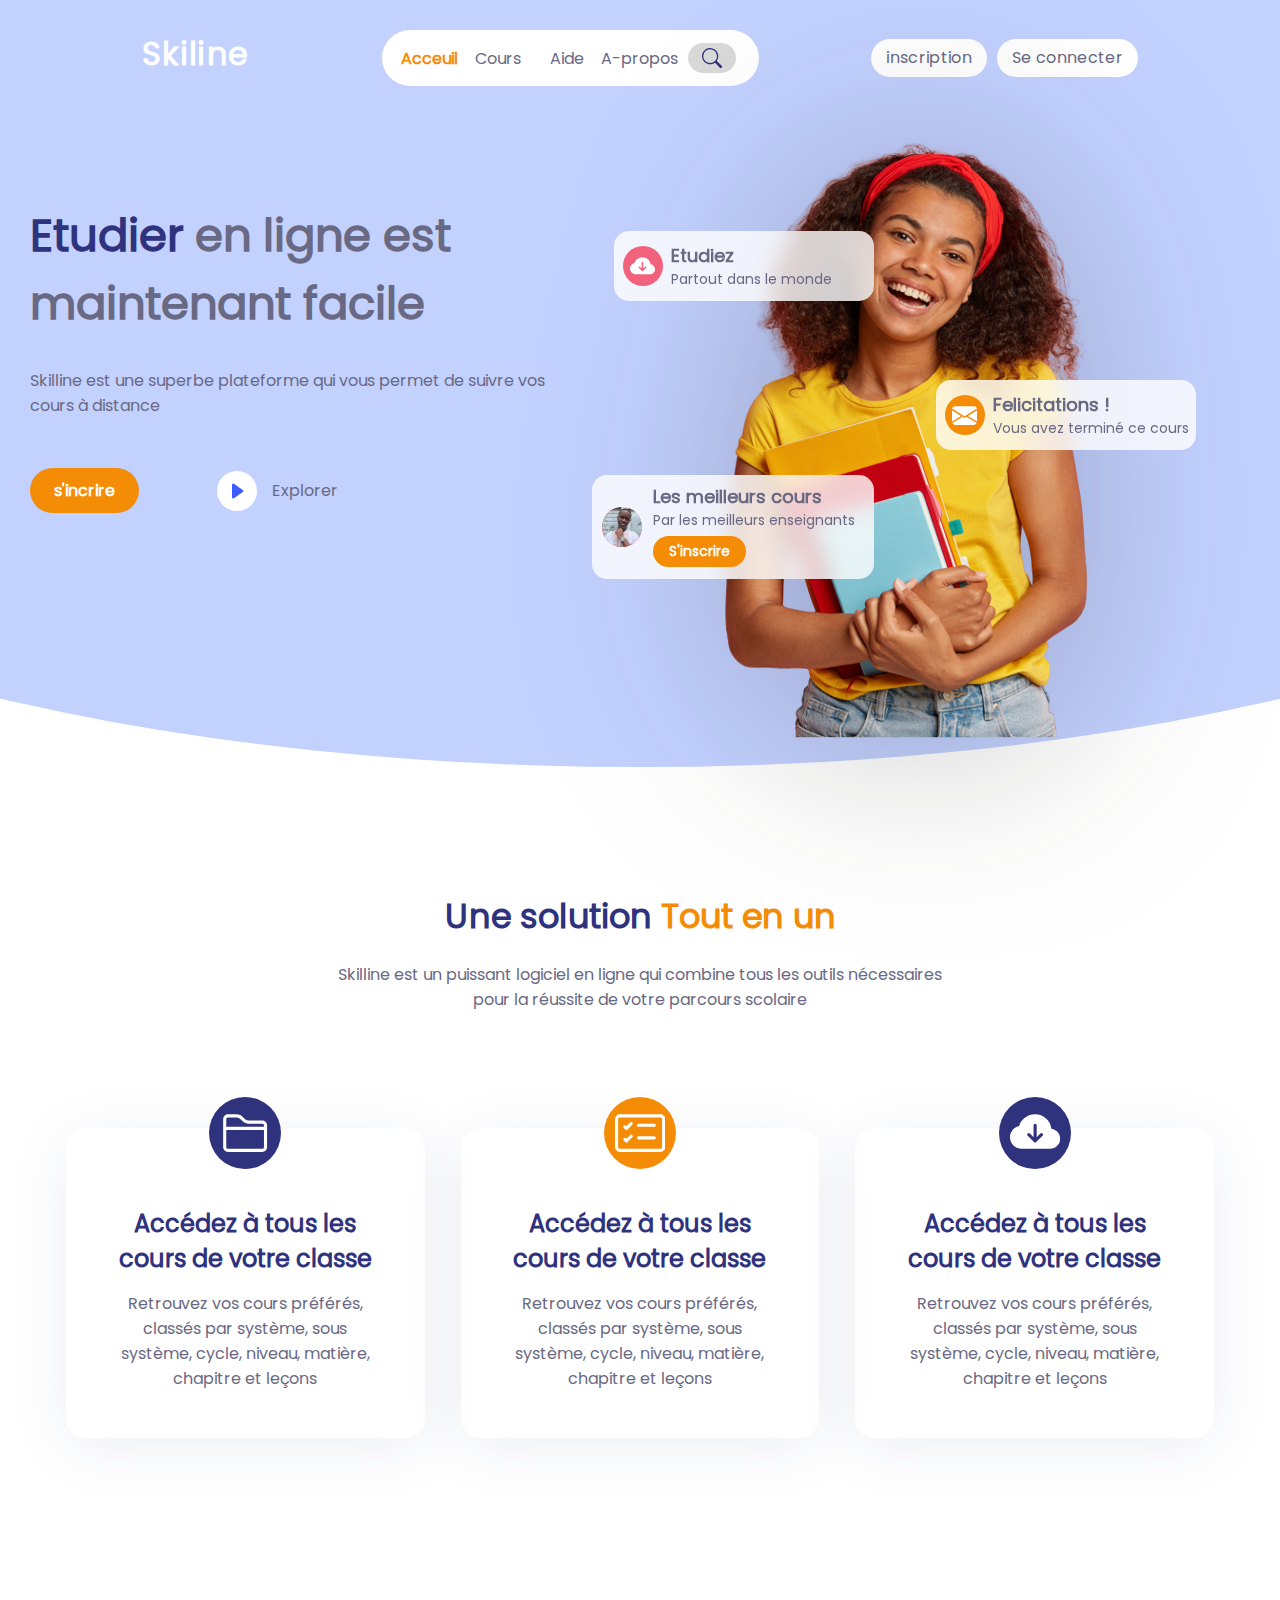
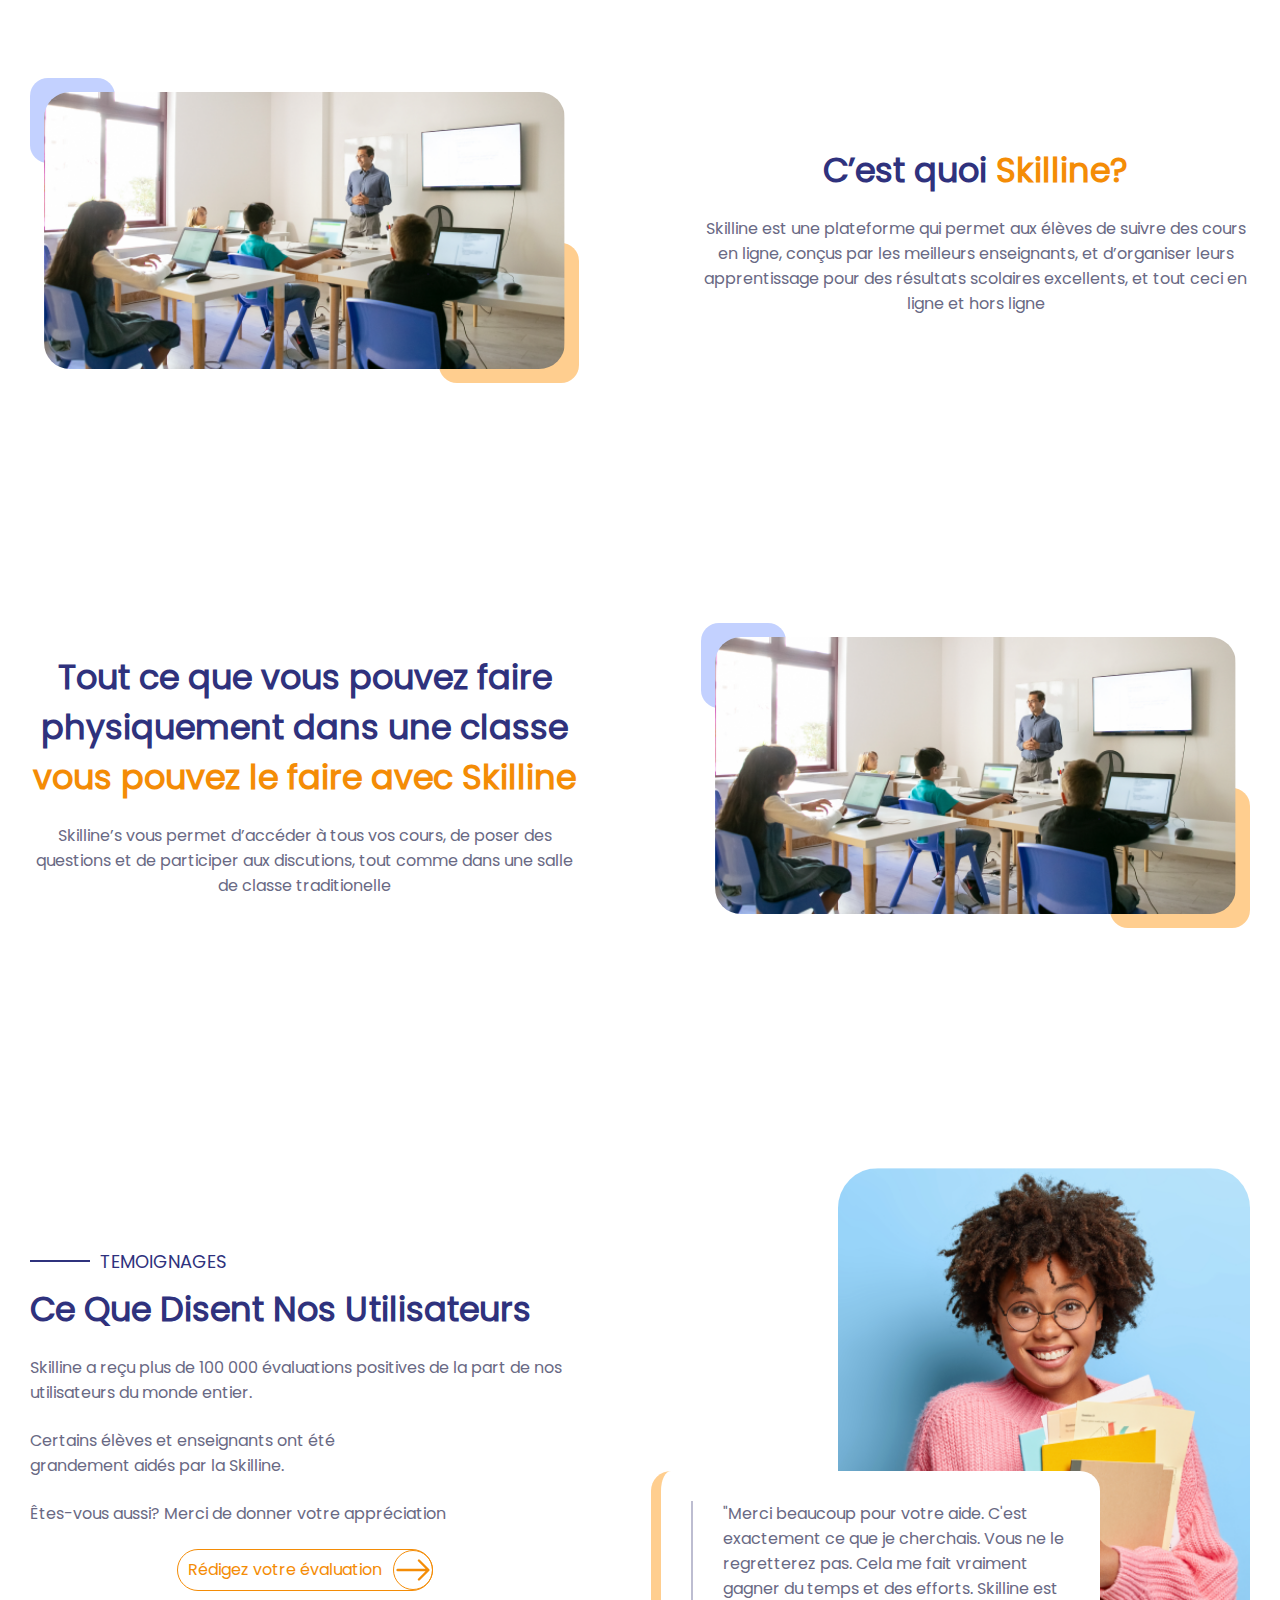
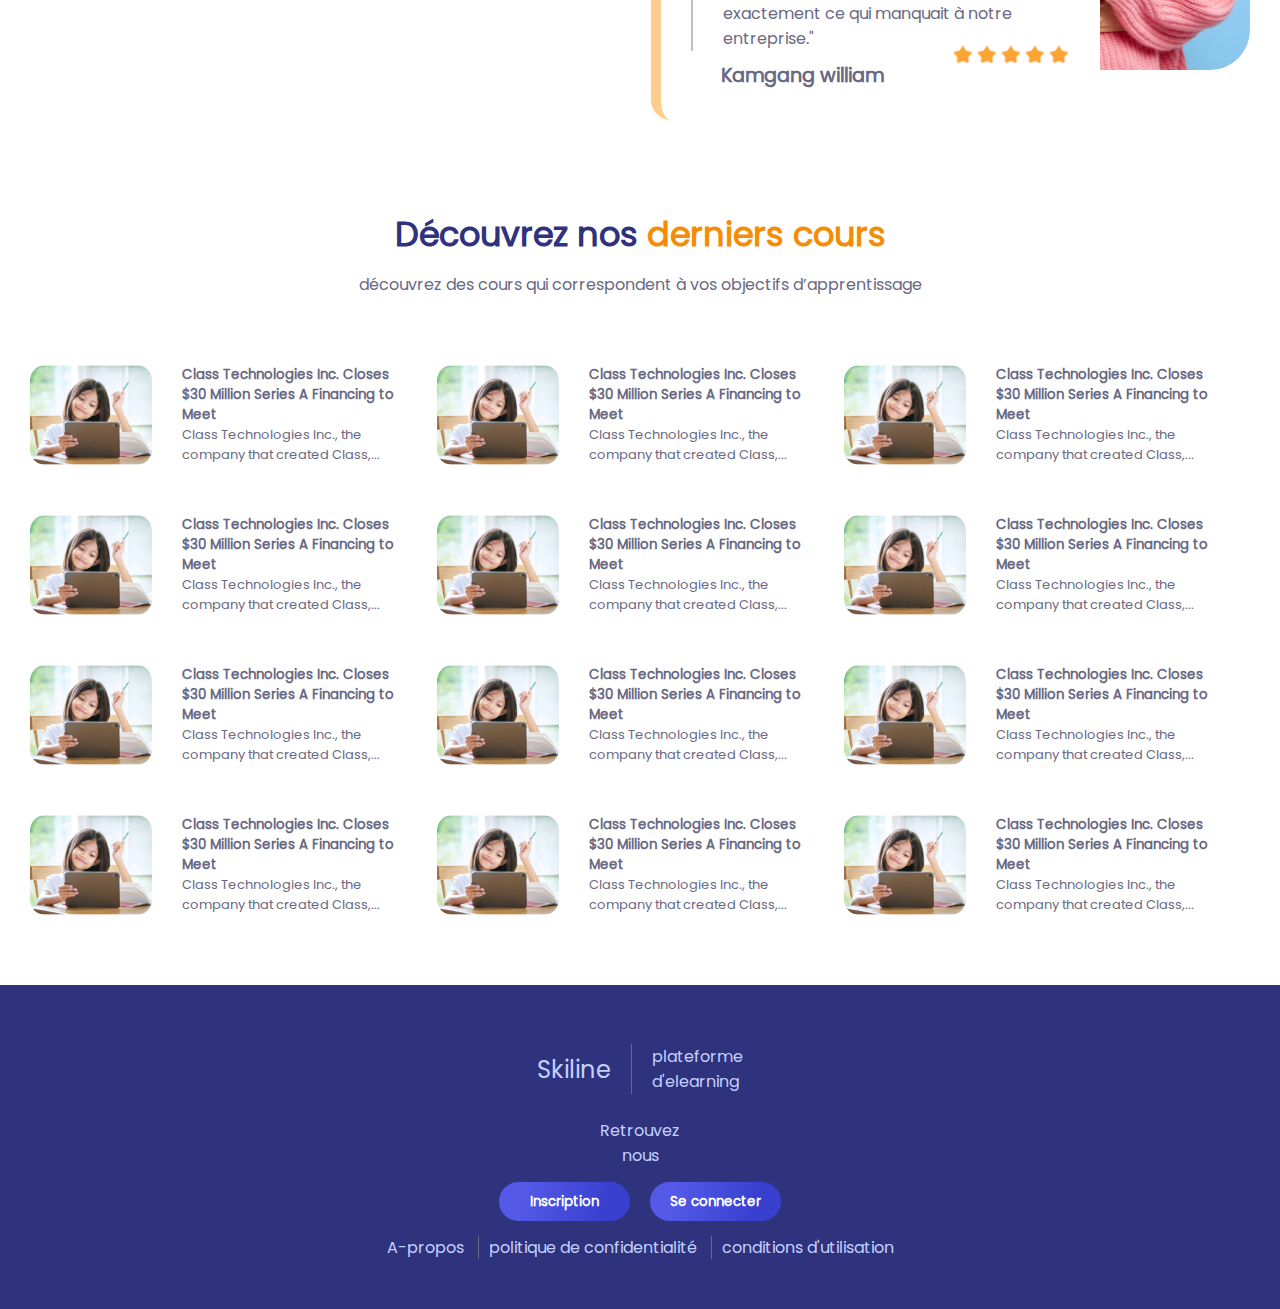
<file: site web/index.html>
<!DOCTYPE html>
<html lang="en">
<head>
    <meta charset="UTF-8">
    <meta name="viewport" content="width=device-width, initial-scale=1.0">
    <title>Acceuil</title>
    <link rel="stylesheet" href="css/style.css">
</head>
<body>
    <header>
        <div id = "reste_du_header">
            <div id = "header_liens_container">
                <a href="index.html" id = "nom_marque_header">Skiline</a>
                <div id = "barre_principale_header">
                    <a href="index.html" class = "lien_vers_acceuil">Acceuil</a>
                    <a href="cours.html">Cours</a>
                    <a href="aide.html">Aide</a>
                    <a href="apropos.html">A-propos</a>
                    <div class="div_de_la_recherche">
                        <svg viewBox="0 0 16 16">
                            <path d="M11.742 10.344a6.5 6.5 0 1 0-1.397 1.398h-.001c.03.04.062.078.098.115l3.85 3.85a1 1 0 0 0 1.415-1.414l-3.85-3.85a1.007 1.007 0 0 0-.115-.1zM12 6.5a5.5 5.5 0 1 1-11 0 5.5 5.5 0 0 1 11 0z"/>
                          </svg>
                    </div>
                </div>
                <div id = "inscription_connexion_header">
                    <a href="signup.html">inscription</a>
                    <a href="">Se connecter</a>
                </div>
            </div>
            <div id = "header_liens_container_mobile">
                <div id = "first_header_line_mobile">
                    <svg id = "hamburger_mobile" viewBox="0 0 16 16" onclick="togleMenu()">
                        <path fill-rule="evenodd" d="M2.5 12a.5.5 0 0 1 .5-.5h10a.5.5 0 0 1 0 1H3a.5.5 0 0 1-.5-.5zm0-4a.5.5 0 0 1 .5-.5h10a.5.5 0 0 1 0 1H3a.5.5 0 0 1-.5-.5zm0-4a.5.5 0 0 1 .5-.5h10a.5.5 0 0 1 0 1H3a.5.5 0 0 1-.5-.5z"></path>
                    </svg>
                    <div id = "inscription_connexion_mobile">
                        <a href="" id = "inscriptin_mobile">inscription</a>
                        <a href="" id = "se_connecter_mobile"> se connecter</a>
                    </div>
                    <div class="div_de_la_recherche" id="div_de_la_recherche_mobile">
                        <svg viewBox="0 0 16 16">
                            <path d="M11.742 10.344a6.5 6.5 0 1 0-1.397 1.398h-.001c.03.04.062.078.098.115l3.85 3.85a1 1 0 0 0 1.415-1.414l-3.85-3.85a1.007 1.007 0 0 0-.115-.1zM12 6.5a5.5 5.5 0 1 1-11 0 5.5 5.5 0 0 1 11 0z"/>
                          </svg>
                    </div>
                </div>
                <div id = "container_header"> 
                    <div id = "parent_barre_principale_header_mobile">
                        <div id = "barre_principale_header_mobile" style="display: none;">
                            <a href="index.html" class = "lien_vers_acceuil" id = "lien_vers_acceuil_mobile">Acceuil</a>
                            <a href="cours.html">Cours</a>
                            <a href="aide.html">Aide</a>
                            <a href="apropos.html">A-propos</a>
                        </div>
                    </div>
                    <h1 id = "nom_mobile">Skilline</h1>
                    <h1 id = "premier_titre_mobile">Etudier en ligne est maintenant facile</h1>
                </div>
                <script>
                    let barrePrincipaleHeaderMobile = document.getElementById("barre_principale_header_mobile");
                    function togleMenu(){
                        let visibilite = barrePrincipaleHeaderMobile.style.display;
                        if(visibilite == "none"){
                            barrePrincipaleHeaderMobile.style.display = "flex";
                        }else{
                            barrePrincipaleHeaderMobile.style.display = "none";
                        }
                    }
                </script>
            </div>
            <div id="grands_block_header">
                <div id = "grands_block_header_gauche">
                    <h1>
                        <span id = "etudier_header">Etudier</span>
                        <span>en ligne est maintenant facile</span>
                    </h1>
                    <p>
                        Skilline est une superbe plateforme qui vous permet de suivre vos cours à distance 
                    </p>
                    <div>
                        <a href="" id = "inscrire_header_button">s'incrire</a>
                        <a href="" id = "block_explorer">
                            <div id = "player_cercle_svg_header1">
                                <svg id = "play_svg_header" viewBox="0 0 16 16">
                                    <path d="M16 8A8 8 0 1 1 0 8a8 8 0 0 1 16 0zM6.79 5.093A.5.5 0 0 0 6 5.5v5a.5.5 0 0 0 .79.407l3.5-2.5a.5.5 0 0 0 0-.814l-3.5-2.5z"/>
                                </svg>
                            </div>
                            <span id = "explorer_header">Explorer</span>
                        </a>
                    </div>
                </div>
                <div id = "grands_block_header_droite">
                    <img id = "main_image_header" src="img/main_image_header_sans_header.png" alt="">
                    <div class = "decoration_main_image" id = "decoration_main_image_premier">
                        <div>
                            <div class = "cercle_header_decoration">
                                <svg xmlns="http://www.w3.org/2000/svg" width="16" height="16" fill="currentColor" class="bi bi-cloud-arrow-down-fill" viewBox="0 0 16 16">
                                    <path d="M8 2a5.53 5.53 0 0 0-3.594 1.342c-.766.66-1.321 1.52-1.464 2.383C1.266 6.095 0 7.555 0 9.318 0 11.366 1.708 13 3.781 13h8.906C14.502 13 16 11.57 16 9.773c0-1.636-1.242-2.969-2.834-3.194C12.923 3.999 10.69 2 8 2zm2.354 6.854-2 2a.5.5 0 0 1-.708 0l-2-2a.5.5 0 1 1 .708-.708L7.5 9.293V5.5a.5.5 0 0 1 1 0v3.793l1.146-1.147a.5.5 0 0 1 .708.708z"/>
                                </svg>
                            </div>
                        </div>
                        <div>
                            <h2>Etudiez</h2>
                            <p>Partout dans le monde</p>
                        </div>
                    </div>
                    <div class = "decoration_main_image" id = "decoration_main_image_deuxieme">
                        <div>
                            <div class = "cercle_header_decoration" id = "cercle_header_decoration_felicitations">
                                <svg xmlns="http://www.w3.org/2000/svg" width="16" height="16" fill="currentColor" class="bi bi-envelope-fill" viewBox="0 0 16 16">
                                    <path d="M.05 3.555A2 2 0 0 1 2 2h12a2 2 0 0 1 1.95 1.555L8 8.414.05 3.555ZM0 4.697v7.104l5.803-3.558L0 4.697ZM6.761 8.83l-6.57 4.027A2 2 0 0 0 2 14h12a2 2 0 0 0 1.808-1.144l-6.57-4.027L8 9.586l-1.239-.757Zm3.436-.586L16 11.801V4.697l-5.803 3.546Z"/>
                                </svg>
                            </div>
                        </div>
                        <div>
                            <h2>Felicitations !</h2>
                            <p>Vous avez terminé ce cours</p>
                        </div>
                    </div>
                    <div class = "decoration_main_image" id = "decoration_main_image_troisieme">
                        <div>
                            <div class = "cercle_header_decoration" id = "cercle_header_decoration_enseignant">
                                <img src="img/enseignant.jpg" alt="">
                            </div>
                        </div>
                        <div>
                            <h2>Les meilleurs cours</h2>
                            <p>Par les meilleurs enseignants</p>
                            <a href="" id = "inscrire_decoration">S'inscrire</a>
                        </div>
                    </div>
                </div>
            </div>
        </div>
        <div id = "pere_block_explorer2">
            <a href="" id = "block_explorer2">
                <div id = "player_cercle_svg_header2">
                    <svg id = "play_svg_header2" viewBox="0 0 16 16">
                        <path d="M16 8A8 8 0 1 1 0 8a8 8 0 0 1 16 0zM6.79 5.093A.5.5 0 0 0 6 5.5v5a.5.5 0 0 0 .79.407l3.5-2.5a.5.5 0 0 0 0-.814l-3.5-2.5z"/>
                    </svg>
                </div>
                <span id = "explorer_header2">Explorer</span>
            </a>
        </div>
        <div id = "container_font_blue">
            <div id = "font_blue"></div>
        </div>
    </header>
    <div id = "container_du_body">
        <section id = "all_in_one_section" class = "main_section">
            <h1>
                <span class = "main_title_start">Une solution</span>
                <span class = "main_title_end">Tout en un</span>
            </h1>
            <p>
                Skilline est un puissant logiciel en ligne qui combine tous les outils nécessaires pour la réussite de votre parcours scolaire
            </p>
            <div>
                <div>
                    <div id = "main_cercle_1">
                        <svg class="cercle_icon" viewBox="0 0 16 16">
                            <path d="M1 3.5A1.5 1.5 0 0 1 2.5 2h2.764c.958 0 1.76.56 2.311 1.184C7.985 3.648 8.48 4 9 4h4.5A1.5 1.5 0 0 1 15 5.5v7a1.5 1.5 0 0 1-1.5 1.5h-11A1.5 1.5 0 0 1 1 12.5v-9zM2.5 3a.5.5 0 0 0-.5.5V6h12v-.5a.5.5 0 0 0-.5-.5H9c-.964 0-1.71-.629-2.174-1.154C6.374 3.334 5.82 3 5.264 3H2.5zM14 7H2v5.5a.5.5 0 0 0 .5.5h11a.5.5 0 0 0 .5-.5V7z"/>
                        </svg>
                    </div>
                    <h2>Accédez à tous les cours de votre classe</h2>
                    <P>Retrouvez vos cours préférés, classés par système, sous système, cycle, niveau, matière, chapitre et leçons</P>
                </div>
                <div>
                    <div id = "main_cercle_2">
                        <svg class="cercle_icon" viewBox="0 0 16 16">
                            <path d="M14.5 3a.5.5 0 0 1 .5.5v9a.5.5 0 0 1-.5.5h-13a.5.5 0 0 1-.5-.5v-9a.5.5 0 0 1 .5-.5h13zm-13-1A1.5 1.5 0 0 0 0 3.5v9A1.5 1.5 0 0 0 1.5 14h13a1.5 1.5 0 0 0 1.5-1.5v-9A1.5 1.5 0 0 0 14.5 2h-13z"/>
                            <path d="M7 5.5a.5.5 0 0 1 .5-.5h5a.5.5 0 0 1 0 1h-5a.5.5 0 0 1-.5-.5zm-1.496-.854a.5.5 0 0 1 0 .708l-1.5 1.5a.5.5 0 0 1-.708 0l-.5-.5a.5.5 0 1 1 .708-.708l.146.147 1.146-1.147a.5.5 0 0 1 .708 0zM7 9.5a.5.5 0 0 1 .5-.5h5a.5.5 0 0 1 0 1h-5a.5.5 0 0 1-.5-.5zm-1.496-.854a.5.5 0 0 1 0 .708l-1.5 1.5a.5.5 0 0 1-.708 0l-.5-.5a.5.5 0 0 1 .708-.708l.146.147 1.146-1.147a.5.5 0 0 1 .708 0z"/>
                        </svg>
                    </div>
                    <h2>Accédez à tous les cours de votre classe</h2>
                    <P>Retrouvez vos cours préférés, classés par système, sous système, cycle, niveau, matière, chapitre et leçons</P>
                </div>
                <div>
                    <div id = "main_cercle_3">
                        <svg class="cercle_icon" viewBox="0 0 16 16">
                            <path d="M8 2a5.53 5.53 0 0 0-3.594 1.342c-.766.66-1.321 1.52-1.464 2.383C1.266 6.095 0 7.555 0 9.318 0 11.366 1.708 13 3.781 13h8.906C14.502 13 16 11.57 16 9.773c0-1.636-1.242-2.969-2.834-3.194C12.923 3.999 10.69 2 8 2zm2.354 6.854-2 2a.5.5 0 0 1-.708 0l-2-2a.5.5 0 1 1 .708-.708L7.5 9.293V5.5a.5.5 0 0 1 1 0v3.793l1.146-1.147a.5.5 0 0 1 .708.708z"/>
                        </svg>
                    </div>
                    <h2>Accédez à tous les cours de votre classe</h2>
                    <P>Retrouvez vos cours préférés, classés par système, sous système, cycle, niveau, matière, chapitre et leçons</P>
                </div>
            </div>
        </section>
        <section class = "linear_section main_section">
            <div>
                <div>
                    <img src="img/quisommesnous.png" alt="image qui illustre 'qui sommes nous'"></img>
                    <div class = "top_left_square"></div>
                    <div class = "rigth_bottom_square"></div>
                </div>
                <div class = "linear_sections_div_droit">
                    <div>
                        <h1>
                            <span class = "main_title_start">C’est quoi</span>
                            <span class = "main_title_end">Skilline?</span>
                        </h1>
                        <p>
                            Skilline est une plateforme qui permet aux élèves de suivre des cours en ligne, conçus par les meilleurs enseignants, et d’organiser leurs apprentissage pour des résultats scolaires excellents, et tout ceci en ligne et hors ligne
                        </p>
                    </div>
                </div>
            </div>
        </section>
        <section class = "linear_section main_section">
            <div id = "deuxième_linear_sections_div_droit">
                <div class = "linear_sections_div_droit">
                    <div>
                        <h1>
                            <span class = "main_title_start">Tout ce que vous pouvez faire physiquement dans une classe</span>
                            <span class = "main_title_end">vous pouvez le faire avec Skilline</span>
                        </h1>
                        <p>
                            Skilline’s vous permet d’accéder à tous vos cours, de poser des questions et de participer aux discutions, tout comme dans une salle de classe traditionelle 
                        </p>
                    </div>
                </div>
                <div>
                    <img src="img/quisommesnous.png" alt="image qui illustre 'qui sommes nous'"></img>
                    <div class = "top_left_square"></div>
                    <div class = "rigth_bottom_square"></div>
                </div>
            </div>
        </section>
        <section class = "main_section" id = "temoignage_section">
            <div>
                <div class = "linear_sections_div_gauche" id = "temoignage_bloc_gauche" style = "text-align: left;">
                    <div id = "div_trait_temoignages">
                        <span id = "trait_temoignages"></span>
                        <p id = "temoignages">TEMOIGNAGES</p>
                    </div>
                    <h1 id ="titre_temoignage">Ce Que Disent Nos Utilisateurs</h1>
                    <div id = "block_image_temoignage_petit_ecran">
                        <!-- <svg id = "arrow_image_temoignage" viewBox="0 0 16 16">
                            <path fill-rule="evenodd" d="M1 8a.5.5 0 0 1 .5-.5h11.793l-3.147-3.146a.5.5 0 0 1 .708-.708l4 4a.5.5 0 0 1 0 .708l-4 4a.5.5 0 0 1-.708-.708L13.293 8.5H1.5A.5.5 0 0 1 1 8z"/>
                        </svg>  -->   
                        <img src="img/smiling-woman.png" alt="illustrations d'une femme qui souri">
                        <div id = "texte_du_temoignage">
                            <p>"Merci beaucoup pour votre aide. C'est exactement ce que je cherchais. Vous ne le regretterez pas. Cela me fait vraiment gagner du temps et des efforts. Skilline est exactement ce qui manquait à notre entreprise."</p>
                            <h3 class = "nom_commentateur">Kamgang william</h3>
                            <div id = "div_etoiles_temoignage" >
                                <img class = "" src="img/Star 3.png" alt="etoiles">
                                <img class = "" src="img/Star 3.png" alt="etoiles">
                                <img class = "" src="img/Star 3.png" alt="etoiles">
                                <img class = "" src="img/Star 3.png" alt="etoiles">
                                <img class = "" src="img/Star 3.png" alt="etoiles">
                            </div>
                        </div>
                    </div>
                    <p id = "temoignages_p1">Skilline a reçu plus de 100 000 évaluations positives de la part de nos utilisateurs du monde entier.</p>
                    <p id = "temoignages_p2">Certains élèves et enseignants ont été grandement aidés par la Skilline.</p>
                    <p id = "temoignages_p3">Êtes-vous aussi? Merci de donner votre appréciation</p>
                    <div id = "second_div_temoignage_bloc_gauche">
                        <span id = "redigez">Rédigez votre évaluation</span>
                        <svg id = "arrow_rigth" viewBox="0 0 16 16">
                            <path fill-rule="evenodd" d="M1 8a.5.5 0 0 1 .5-.5h11.793l-3.147-3.146a.5.5 0 0 1 .708-.708l4 4a.5.5 0 0 1 0 .708l-4 4a.5.5 0 0 1-.708-.708L13.293 8.5H1.5A.5.5 0 0 1 1 8z"/>
                        </svg>
                    </div>
                </div>
                <div id = "block_image_grand_ecran">
                    <!-- <svg id = "arrow_image_temoignage" viewBox="0 0 16 16">
                        <path fill-rule="evenodd" d="M1 8a.5.5 0 0 1 .5-.5h11.793l-3.147-3.146a.5.5 0 0 1 .708-.708l4 4a.5.5 0 0 1 0 .708l-4 4a.5.5 0 0 1-.708-.708L13.293 8.5H1.5A.5.5 0 0 1 1 8z"/>
                    </svg>  -->   
                    <img src="img/smiling-woman.png" alt="illustrations d'une femme qui souri" id = "image_temoignage">
                    <div id = "texte_du_temoignage">
                        <p>"Merci beaucoup pour votre aide. C'est exactement ce que je cherchais. Vous ne le regretterez pas. Cela me fait vraiment gagner du temps et des efforts. Skilline est exactement ce qui manquait à notre entreprise."</p>
                        <h3 class = "nom_commentateur">Kamgang william</h3>
                        <div id = "div_etoiles_temoignage" >
                            <img class = "" src="img/Star 3.png" alt="etoiles">
                            <img class = "" src="img/Star 3.png" alt="etoiles">
                            <img class = "" src="img/Star 3.png" alt="etoiles">
                            <img class = "" src="img/Star 3.png" alt="etoiles">
                            <img class = "" src="img/Star 3.png" alt="etoiles">
                        </div>
                    </div>
                </div>
            </div>
        </section>
        <section id = "liste_de_cours_disponibles">
            <h1>
                <span class = "main_title_start">Découvrez nos</span>
                <span class = "main_title_end">derniers cours</span>
            </h1>
            <p id = "sous_titre_liste_de_cours_disponibles">
                découvrez des cours qui correspondent à vos objectifs d’apprentissage            </p>
            <div>
                <div>
                    <a href="lien_en_get_vers_la_page_des_cours">
                        <div>
                            <img src="img/nom_du_cour.png" alt="image illustrant nom du cour">
                            <div>
                                <h5>Class Technologies Inc. Closes $30 Million Series A Financing to Meet</h5>
                                <p>Class Technologies Inc., the company that created Class,...</p>
                            </div>
                        </div>
                    </a>
                    <a href = "lien_en_get_vers_la_page_des_cours">
                        <div>
                            <img src="img/nom_du_cour.png" alt="image illustrant nom du cour">
                            <div>
                                <h5>Class Technologies Inc. Closes $30 Million Series A Financing to Meet</h5>
                                <p>Class Technologies Inc., the company that created Class,...</p>
                            </div>
                        </div>
                    </a>
                    <a href = "lien_en_get_vers_la_page_des_cours">
                        <div>
                            <img src="img/nom_du_cour.png" alt="image illustrant nom du cour">
                            <div>
                                <h5>Class Technologies Inc. Closes $30 Million Series A Financing to Meet</h5>
                                <p>Class Technologies Inc., the company that created Class,...</p>
                            </div>
                        </div>
                    </a>
                    <a href = "lien_en_get_vers_la_page_des_cours">
                        <div>
                            <img src="img/nom_du_cour.png" alt="image illustrant nom du cour">
                            <div>
                                <h5>Class Technologies Inc. Closes $30 Million Series A Financing to Meet</h5>
                                <p>Class Technologies Inc., the company that created Class,...</p>
                            </div>
                        </div>
                    </a>
                    <a href = "lien_en_get_vers_la_page_des_cours">
                        <div>
                            <img src="img/nom_du_cour.png" alt="image illustrant nom du cour">
                            <div>
                                <h5>Class Technologies Inc. Closes $30 Million Series A Financing to Meet</h5>
                                <p>Class Technologies Inc., the company that created Class,...</p>
                            </div>
                        </div>
                    </a>
                    <a href = "lien_en_get_vers_la_page_des_cours">
                        <div>
                            <img src="img/nom_du_cour.png" alt="image illustrant nom du cour">
                            <div>
                                <h5>Class Technologies Inc. Closes $30 Million Series A Financing to Meet</h5>
                                <p>Class Technologies Inc., the company that created Class,...</p>
                            </div>
                        </div>
                    </a>
                    <a href = "lien_en_get_vers_la_page_des_cours">
                        <div>
                            <img src="img/nom_du_cour.png" alt="image illustrant nom du cour">
                            <div>
                                <h5>Class Technologies Inc. Closes $30 Million Series A Financing to Meet</h5>
                                <p>Class Technologies Inc., the company that created Class,...</p>
                            </div>
                        </div>
                    </a>
                    <a href = "lien_en_get_vers_la_page_des_cours">
                        <div>
                            <img src="img/nom_du_cour.png" alt="image illustrant nom du cour">
                            <div>
                                <h5>Class Technologies Inc. Closes $30 Million Series A Financing to Meet</h5>
                                <p>Class Technologies Inc., the company that created Class,...</p>
                            </div>
                        </div>
                    </a>
                    <a href = "lien_en_get_vers_la_page_des_cours">
                        <div>
                            <img src="img/nom_du_cour.png" alt="image illustrant nom du cour">
                            <div>
                                <h5>Class Technologies Inc. Closes $30 Million Series A Financing to Meet</h5>
                                <p>Class Technologies Inc., the company that created Class,...</p>
                            </div>
                        </div>
                    </a>
                    <a href = "lien_en_get_vers_la_page_des_cours">
                        <div>
                            <img src="img/nom_du_cour.png" alt="image illustrant nom du cour">
                            <div>
                                <h5>Class Technologies Inc. Closes $30 Million Series A Financing to Meet</h5>
                                <p>Class Technologies Inc., the company that created Class,...</p>
                            </div>
                        </div>
                    </a>
                    <a href = "lien_en_get_vers_la_page_des_cours">
                        <div>
                            <img src="img/nom_du_cour.png" alt="image illustrant nom du cour">
                            <div>
                                <h5>Class Technologies Inc. Closes $30 Million Series A Financing to Meet</h5>
                                <p>Class Technologies Inc., the company that created Class,...</p>
                            </div>
                        </div>
                    </a>
                    <a href = "lien_en_get_vers_la_page_des_cours">
                        <div>
                            <img src="img/nom_du_cour.png" alt="image illustrant nom du cour">
                            <div>
                                <h5>Class Technologies Inc. Closes $30 Million Series A Financing to Meet</h5>
                                <p>Class Technologies Inc., the company that created Class,...</p>
                            </div>
                        </div>
                    </a>
                    <a href = "lien_en_get_vers_la_page_des_cours">
                        <div>
                            <img src="img/nom_du_cour.png" alt="image illustrant nom du cour">
                            <div>
                                <h5>Class Technologies Inc. Closes $30 Million Series A Financing to Meet</h5>
                                <p>Class Technologies Inc., the company that created Class,...</p>
                            </div>
                        </div>
                    </a>
                    <a href = "lien_en_get_vers_la_page_des_cours">
                        <div>
                            <img src="img/nom_du_cour.png" alt="image illustrant nom du cour">
                            <div>
                                <h5>Class Technologies Inc. Closes $30 Million Series A Financing to Meet</h5>
                                <p>Class Technologies Inc., the company that created Class,...</p>
                            </div>
                        </div>
                    </a>
                    <a href = "lien_en_get_vers_la_page_des_cours">
                        <div>
                            <img src="img/nom_du_cour.png" alt="image illustrant nom du cour">
                            <div>
                                <h5>Class Technologies Inc. Closes $30 Million Series A Financing to Meet</h5>
                                <p>Class Technologies Inc., the company that created Class,...</p>
                            </div>
                        </div>
                    </a>
                    <a href = "lien_en_get_vers_la_page_des_cours">
                        <div>
                            <img src="img/nom_du_cour.png" alt="image illustrant nom du cour">
                            <div>
                                <h5>Class Technologies Inc. Closes $30 Million Series A Financing to Meet</h5>
                                <p>Class Technologies Inc., the company that created Class,...</p>
                            </div>
                        </div>
                    </a>
                    <a href = "lien_en_get_vers_la_page_des_cours">
                        <div>
                            <img src="img/nom_du_cour.png" alt="image illustrant nom du cour">
                            <div>
                                <h5>Class Technologies Inc. Closes $30 Million Series A Financing to Meet</h5>
                                <p>Class Technologies Inc., the company that created Class,...</p>
                            </div>
                        </div>
                    </a>
                    <a href = "lien_en_get_vers_la_page_des_cours">
                        <div>
                            <img src="img/nom_du_cour.png" alt="image illustrant nom du cour">
                            <div>
                                <h5>Class Technologies Inc. Closes $30 Million Series A Financing to Meet</h5>
                                <p>Class Technologies Inc., the company that created Class,...</p>
                            </div>
                        </div>
                    </a>
                    <a href = "lien_en_get_vers_la_page_des_cours">
                        <div>
                            <img src="img/nom_du_cour.png" alt="image illustrant nom du cour">
                            <div>
                                <h5>Class Technologies Inc. Closes $30 Million Series A Financing to Meet</h5>
                                <p>Class Technologies Inc., the company that created Class,...</p>
                            </div>
                        </div>
                    </a>
                    <a href = "lien_en_get_vers_la_page_des_cours">
                        <div>
                            <img src="img/nom_du_cour.png" alt="image illustrant nom du cour">
                            <div>
                                <h5>Class Technologies Inc. Closes $30 Million Series A Financing to Meet</h5>
                                <p>Class Technologies Inc., the company that created Class,...</p>
                            </div>
                        </div>
                    </a>
                    <a href = "lien_en_get_vers_la_page_des_cours">
                        <div>
                            <img src="img/nom_du_cour.png" alt="image illustrant nom du cour">
                            <div>
                                <h5>Class Technologies Inc. Closes $30 Million Series A Financing to Meet</h5>
                                <p>Class Technologies Inc., the company that created Class,...</p>
                            </div>
                        </div>
                    </a>
                    <a href = "lien_en_get_vers_la_page_des_cours">
                        <div>
                            <img src="img/nom_du_cour.png" alt="image illustrant nom du cour">
                            <div>
                                <h5>Class Technologies Inc. Closes $30 Million Series A Financing to Meet</h5>
                                <p>Class Technologies Inc., the company that created Class,...</p>
                            </div>
                        </div>
                    </a>
                </div>
            </div>
        </section>
    </div>
    <footer>
        <div id = "footer_container">
            <div id = "footer_item1">
                <span>
                    Skiline
                </span>
                <div>
                    <p>plateforme</p>
                    <p>d'elearning</p>
                </div>
            </div>
            <div id = "footer_item2">
                <p>Retrouvez</p>
                <p>nous</p>
            </div>
            <div id = "footer_item3">
                <button class = "footer_button">
                    <a href="">Inscription</a>
                </button>
                <button class = "footer_button">
                    <a href="">Se connecter</a>
                </button>
            </div>
            <div id = "div_lien_footer">
                <a href="" id = "apropos_footer">A-propos</a>
                <a href="" class = "lien_footer">politique de confidentialité</a>
                <a href="" class = "lien_footer">conditions d'utilisation</a>
            </div>
        </div>
    </footer>
</body>
</html>
</file>
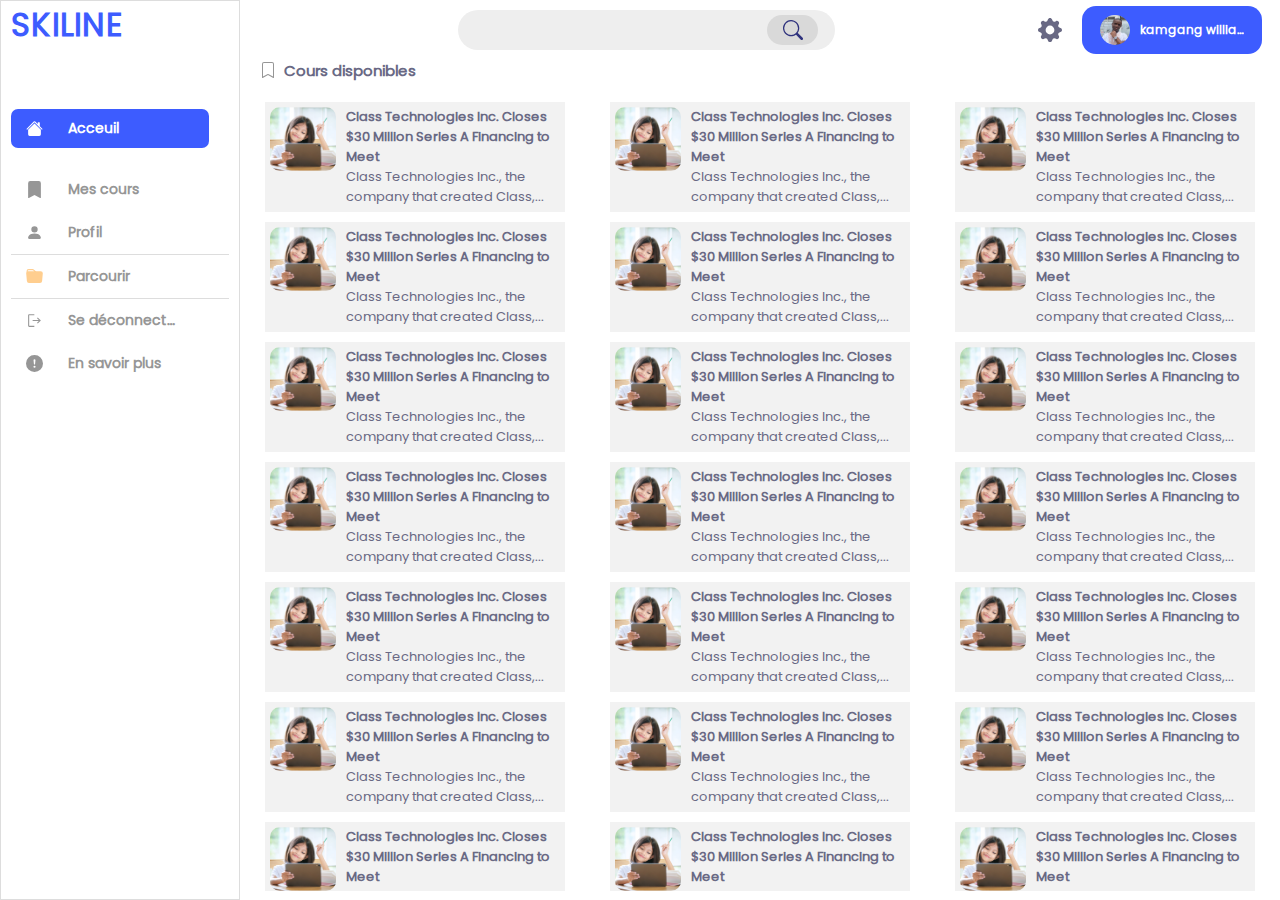
<file: site web/acceuil_enseignant.html>
<!DOCTYPE html>
<html lang="en">
<head>
    <meta charset="UTF-8">
    <meta name="viewport" content="width=device-width, initial-scale=1.0">
    <title>Acceuil enseignant</title>
    <link rel="stylesheet" href="css/style.css">
</head>
<body>
    <div class = "page_post_connexion">
        <aside>
            <div>
                <h1 id = "nom_marque_header" class = "nom_header_partage">SKILINE</h1>
            </div>
            <div class = "conteneur_asside_partage" id = "premier_conteneur_asside_partage">
                <a href="">
                    <div id = "acceuil_partage">
                        <svg xmlns="http://www.w3.org/2000/svg" width="16" height="16" fill="currentColor" class="bi bi-house-fill" viewBox="0 0 16 16">
                            <path d="M8.707 1.5a1 1 0 0 0-1.414 0L.646 8.146a.5.5 0 0 0 .708.708L8 2.207l6.646 6.647a.5.5 0 0 0 .708-.708L13 5.793V2.5a.5.5 0 0 0-.5-.5h-1a.5.5 0 0 0-.5.5v1.293L8.707 1.5Z"/>
                            <path d="m8 3.293 6 6V13.5a1.5 1.5 0 0 1-1.5 1.5h-9A1.5 1.5 0 0 1 2 13.5V9.293l6-6Z"/>
                        </svg>
                        <p>Acceuil</p>
                    </div>
                </a>
                <a href="mes_cours.html">
                    <div onclick="togleMesCours()" id = "icone_mes_cours_menu">
                        <svg xmlns="http://www.w3.org/2000/svg" width="16" height="16" fill="currentColor" class="bi bi-bookmark-fill" viewBox="0 0 16 16">
                            <path d="M2 2v13.5a.5.5 0 0 0 .74.439L8 13.069l5.26 2.87A.5.5 0 0 0 14 15.5V2a2 2 0 0 0-2-2H4a2 2 0 0 0-2 2z"/>
                        </svg>
                        <p>Mes cours</p>
                    </div>
                </a>
                <a href="">
                    <div>
                        <svg xmlns="http://www.w3.org/2000/svg" width="16" height="16" fill="currentColor" class="bi bi-person-fill" viewBox="0 0 16 16">
                            <path d="M3 14s-1 0-1-1 1-4 6-4 6 3 6 4-1 1-1 1H3Zm5-6a3 3 0 1 0 0-6 3 3 0 0 0 0 6Z"/>
                        </svg>
                        <p>Profil</p>
                    </div>
                </a>
            </div>
            <hr class = "hr_aside">
            <div class = "conteneur_asside_partage">
                <a href="">
                    <div>
                        <svg xmlns="http://www.w3.org/2000/svg" width="16" height="16" fill="currentColor" class="bi bi-folder-fill" viewBox="0 0 16 16" id = "folder">
                            <path d="M9.828 3h3.982a2 2 0 0 1 1.992 2.181l-.637 7A2 2 0 0 1 13.174 14H2.825a2 2 0 0 1-1.991-1.819l-.637-7a1.99 1.99 0 0 1 .342-1.31L.5 3a2 2 0 0 1 2-2h3.672a2 2 0 0 1 1.414.586l.828.828A2 2 0 0 0 9.828 3zm-8.322.12C1.72 3.042 1.95 3 2.19 3h5.396l-.707-.707A1 1 0 0 0 6.172 2H2.5a1 1 0 0 0-1 .981l.006.139z"/>
                        </svg>
                        <p>Parcourir</p>
                    </div>
                </a>
            </div>
            <hr class = "hr_aside">
            <div class = "conteneur_asside_partage">
                <a href="">
                    <div>
                        <svg xmlns="http://www.w3.org/2000/svg" height="48" viewBox="0 -960 960 960" width="48"><path d="M180-120q-24 0-42-18t-18-42v-600q0-24 18-42t42-18h291v60H180v600h291v60H180Zm486-185-43-43 102-102H375v-60h348L621-612l43-43 176 176-174 174Z"/></svg>
                        <p>Se déconnecter</p>
                    </div>
                </a>
                <a href="">
                    <div>
                        <svg xmlns="http://www.w3.org/2000/svg" width="16" height="16" fill="currentColor" class="bi bi-exclamation-circle-fill" viewBox="0 0 16 16">
                            <path d="M16 8A8 8 0 1 1 0 8a8 8 0 0 1 16 0zM8 4a.905.905 0 0 0-.9.995l.35 3.507a.552.552 0 0 0 1.1 0l.35-3.507A.905.905 0 0 0 8 4zm.002 6a1 1 0 1 0 0 2 1 1 0 0 0 0-2z"/>
                        </svg>
                        <p>En savoir plus</p>
                    </div>
                </a>
            </div>
        </aside>
        <main id = "main_partage">
            <div id = "top_partager">
                <div>
                    <div id="barre_principale_header" class = "recherche_partage">
                        <div class="div_de_la_recherche" id = "div_de_la_recherche_partage">
                            <svg viewBox="0 0 16 16">
                                <path d="M11.742 10.344a6.5 6.5 0 1 0-1.397 1.398h-.001c.03.04.062.078.098.115l3.85 3.85a1 1 0 0 0 1.415-1.414l-3.85-3.85a1.007 1.007 0 0 0-.115-.1zM12 6.5a5.5 5.5 0 1 1-11 0 5.5 5.5 0 0 1 11 0z"></path>
                              </svg>
                        </div>
                    </div>
                </div>
                <div id = "info_user_partage">
                    <div id = "parametre_header_partage">
                        <svg xmlns="http://www.w3.org/2000/svg" width="16" height="16" fill="currentColor" class="bi bi-gear-fill" viewBox="0 0 16 16">
                            <path d="M9.405 1.05c-.413-1.4-2.397-1.4-2.81 0l-.1.34a1.464 1.464 0 0 1-2.105.872l-.31-.17c-1.283-.698-2.686.705-1.987 1.987l.169.311c.446.82.023 1.841-.872 2.105l-.34.1c-1.4.413-1.4 2.397 0 2.81l.34.1a1.464 1.464 0 0 1 .872 2.105l-.17.31c-.698 1.283.705 2.686 1.987 1.987l.311-.169a1.464 1.464 0 0 1 2.105.872l.1.34c.413 1.4 2.397 1.4 2.81 0l.1-.34a1.464 1.464 0 0 1 2.105-.872l.31.17c1.283.698 2.686-.705 1.987-1.987l-.169-.311a1.464 1.464 0 0 1 .872-2.105l.34-.1c1.4-.413 1.4-2.397 0-2.81l-.34-.1a1.464 1.464 0 0 1-.872-2.105l.17-.31c.698-1.283-.705-2.686-1.987-1.987l-.311.169a1.464 1.464 0 0 1-2.105-.872l-.1-.34zM8 10.93a2.929 2.929 0 1 1 0-5.86 2.929 2.929 0 0 1 0 5.858z"/>
                        </svg>
                    </div>
                    <div id = "photo_nom_user">
                        <img src="img/enseignant.jpg" alt="">
                        <p>kamgang william</p>
                    </div>
                </div>
            </div>
            <div id = "partager_centre">
                <div id = "container_centre_partage">
                    <div id = "mes_cours_milieu">
                        <div class = svg_mes_cours_second>
                            <svg xmlns="http://www.w3.org/2000/svg" width="16" height="16" fill="currentColor" class="bi bi-bookmark" viewBox="0 0 16 16">
                                <path d="M2 2a2 2 0 0 1 2-2h8a2 2 0 0 1 2 2v13.5a.5.5 0 0 1-.777.416L8 13.101l-5.223 2.815A.5.5 0 0 1 2 15.5V2zm2-1a1 1 0 0 0-1 1v12.566l4.723-2.482a.5.5 0 0 1 .554 0L13 14.566V2a1 1 0 0 0-1-1H4z"/>
                            </svg>
                        </div>
                        <h2>Cours disponibles</h2>
                    </div>
                    <div id = "conteneur_cours_partage">
                        <a href="">
                            <div class = "lien_cours_partage">
                                <img src="img/nom_du_cour.png" alt="image illustrant nom du cour">
                                <div>
                                    <h5>Class Technologies Inc. Closes $30 Million Series A Financing to Meet</h5>
                                    <p>Class Technologies Inc., the company that created Class,...</p>
                                </div>
                            </div>
                        </a>
                        <a href="">
                            <div class = "lien_cours_partage">
                                <img src="img/nom_du_cour.png" alt="image illustrant nom du cour">
                                <div>
                                    <h5>Class Technologies Inc. Closes $30 Million Series A Financing to Meet</h5>
                                    <p>Class Technologies Inc., the company that created Class,...</p>
                                </div>
                            </div>
                        </a>
                        <a href="">
                            <div class = "lien_cours_partage">
                                <img src="img/nom_du_cour.png" alt="image illustrant nom du cour">
                                <div>
                                    <h5>Class Technologies Inc. Closes $30 Million Series A Financing to Meet</h5>
                                    <p>Class Technologies Inc., the company that created Class,...</p>
                                </div>
                            </div>
                        </a>
                        <a href="">
                            <div class = "lien_cours_partage">
                                <img src="img/nom_du_cour.png" alt="image illustrant nom du cour">
                                <div>
                                    <h5>Class Technologies Inc. Closes $30 Million Series A Financing to Meet</h5>
                                    <p>Class Technologies Inc., the company that created Class,...</p>
                                </div>
                            </div>
                        </a>
                        <a href="">
                            <div class = "lien_cours_partage">
                                <img src="img/nom_du_cour.png" alt="image illustrant nom du cour">
                                <div>
                                    <h5>Class Technologies Inc. Closes $30 Million Series A Financing to Meet</h5>
                                    <p>Class Technologies Inc., the company that created Class,...</p>
                                </div>
                            </div>
                        </a>
                        <a href="">
                            <div class = "lien_cours_partage">
                                <img src="img/nom_du_cour.png" alt="image illustrant nom du cour">
                                <div>
                                    <h5>Class Technologies Inc. Closes $30 Million Series A Financing to Meet</h5>
                                    <p>Class Technologies Inc., the company that created Class,...</p>
                                </div>
                            </div>
                        </a>
                        <a href="">
                            <div class = "lien_cours_partage">
                                <img src="img/nom_du_cour.png" alt="image illustrant nom du cour">
                                <div>
                                    <h5>Class Technologies Inc. Closes $30 Million Series A Financing to Meet</h5>
                                    <p>Class Technologies Inc., the company that created Class,...</p>
                                </div>
                            </div>
                        </a>
                        <a href="">
                            <div class = "lien_cours_partage">
                                <img src="img/nom_du_cour.png" alt="image illustrant nom du cour">
                                <div>
                                    <h5>Class Technologies Inc. Closes $30 Million Series A Financing to Meet</h5>
                                    <p>Class Technologies Inc., the company that created Class,...</p>
                                </div>
                            </div>
                        </a>
                        <a href="">
                            <div class = "lien_cours_partage">
                                <img src="img/nom_du_cour.png" alt="image illustrant nom du cour">
                                <div>
                                    <h5>Class Technologies Inc. Closes $30 Million Series A Financing to Meet</h5>
                                    <p>Class Technologies Inc., the company that created Class,...</p>
                                </div>
                            </div>
                        </a>
                        <a href="">
                            <div class = "lien_cours_partage">
                                <img src="img/nom_du_cour.png" alt="image illustrant nom du cour">
                                <div>
                                    <h5>Class Technologies Inc. Closes $30 Million Series A Financing to Meet</h5>
                                    <p>Class Technologies Inc., the company that created Class,...</p>
                                </div>
                            </div>
                        </a>
                        <a href="">
                            <div class = "lien_cours_partage">
                                <img src="img/nom_du_cour.png" alt="image illustrant nom du cour">
                                <div>
                                    <h5>Class Technologies Inc. Closes $30 Million Series A Financing to Meet</h5>
                                    <p>Class Technologies Inc., the company that created Class,...</p>
                                </div>
                            </div>
                        </a>
                        <a href="">
                            <div class = "lien_cours_partage">
                                <img src="img/nom_du_cour.png" alt="image illustrant nom du cour">
                                <div>
                                    <h5>Class Technologies Inc. Closes $30 Million Series A Financing to Meet</h5>
                                    <p>Class Technologies Inc., the company that created Class,...</p>
                                </div>
                            </div>
                        </a>
                        <a href="">
                            <div class = "lien_cours_partage">
                                <img src="img/nom_du_cour.png" alt="image illustrant nom du cour">
                                <div>
                                    <h5>Class Technologies Inc. Closes $30 Million Series A Financing to Meet</h5>
                                    <p>Class Technologies Inc., the company that created Class,...</p>
                                </div>
                            </div>
                        </a>
                        <a href="">
                            <div class = "lien_cours_partage">
                                <img src="img/nom_du_cour.png" alt="image illustrant nom du cour">
                                <div>
                                    <h5>Class Technologies Inc. Closes $30 Million Series A Financing to Meet</h5>
                                    <p>Class Technologies Inc., the company that created Class,...</p>
                                </div>
                            </div>
                        </a>
                        <a href="">
                            <div class = "lien_cours_partage">
                                <img src="img/nom_du_cour.png" alt="image illustrant nom du cour">
                                <div>
                                    <h5>Class Technologies Inc. Closes $30 Million Series A Financing to Meet</h5>
                                    <p>Class Technologies Inc., the company that created Class,...</p>
                                </div>
                            </div>
                        </a>
                        <a href="">
                            <div class = "lien_cours_partage">
                                <img src="img/nom_du_cour.png" alt="image illustrant nom du cour">
                                <div>
                                    <h5>Class Technologies Inc. Closes $30 Million Series A Financing to Meet</h5>
                                    <p>Class Technologies Inc., the company that created Class,...</p>
                                </div>
                            </div>
                        </a>
                        <a href="">
                            <div class = "lien_cours_partage">
                                <img src="img/nom_du_cour.png" alt="image illustrant nom du cour">
                                <div>
                                    <h5>Class Technologies Inc. Closes $30 Million Series A Financing to Meet</h5>
                                    <p>Class Technologies Inc., the company that created Class,...</p>
                                </div>
                            </div>
                        </a>
                        <a href="">
                            <div class = "lien_cours_partage">
                                <img src="img/nom_du_cour.png" alt="image illustrant nom du cour">
                                <div>
                                    <h5>Class Technologies Inc. Closes $30 Million Series A Financing to Meet</h5>
                                    <p>Class Technologies Inc., the company that created Class,...</p>
                                </div>
                            </div>
                        </a>
                        <a href="">
                            <div class = "lien_cours_partage">
                                <img src="img/nom_du_cour.png" alt="image illustrant nom du cour">
                                <div>
                                    <h5>Class Technologies Inc. Closes $30 Million Series A Financing to Meet</h5>
                                    <p>Class Technologies Inc., the company that created Class,...</p>
                                </div>
                            </div>
                        </a>
                        <a href="">
                            <div class = "lien_cours_partage">
                                <img src="img/nom_du_cour.png" alt="image illustrant nom du cour">
                                <div>
                                    <h5>Class Technologies Inc. Closes $30 Million Series A Financing to Meet</h5>
                                    <p>Class Technologies Inc., the company that created Class,...</p>
                                </div>
                            </div>
                        </a>
                        <a href="">
                            <div class = "lien_cours_partage">
                                <img src="img/nom_du_cour.png" alt="image illustrant nom du cour">
                                <div>
                                    <h5>Class Technologies Inc. Closes $30 Million Series A Financing to Meet</h5>
                                    <p>Class Technologies Inc., the company that created Class,...</p>
                                </div>
                            </div>
                        </a>
                        <a href="">
                            <div class = "lien_cours_partage">
                                <img src="img/nom_du_cour.png" alt="image illustrant nom du cour">
                                <div>
                                    <h5>Class Technologies Inc. Closes $30 Million Series A Financing to Meet</h5>
                                    <p>Class Technologies Inc., the company that created Class,...</p>
                                </div>
                            </div>
                        </a>
                        <a href="">
                            <div class = "lien_cours_partage">
                                <img src="img/nom_du_cour.png" alt="image illustrant nom du cour">
                                <div>
                                    <h5>Class Technologies Inc. Closes $30 Million Series A Financing to Meet</h5>
                                    <p>Class Technologies Inc., the company that created Class,...</p>
                                </div>
                            </div>
                        </a>
                        <a href="">
                            <div class = "lien_cours_partage">
                                <img src="img/nom_du_cour.png" alt="image illustrant nom du cour">
                                <div>
                                    <h5>Class Technologies Inc. Closes $30 Million Series A Financing to Meet</h5>
                                    <p>Class Technologies Inc., the company that created Class,...</p>
                                </div>
                            </div>
                        </a>
                        <a href="">
                            <div class = "lien_cours_partage">
                                <img src="img/nom_du_cour.png" alt="image illustrant nom du cour">
                                <div>
                                    <h5>Class Technologies Inc. Closes $30 Million Series A Financing to Meet</h5>
                                    <p>Class Technologies Inc., the company that created Class,...</p>
                                </div>
                            </div>
                        </a>
                        <a href="">
                            <div class = "lien_cours_partage">
                                <img src="img/nom_du_cour.png" alt="image illustrant nom du cour">
                                <div>
                                    <h5>Class Technologies Inc. Closes $30 Million Series A Financing to Meet</h5>
                                    <p>Class Technologies Inc., the company that created Class,...</p>
                                </div>
                            </div>
                        </a>
                        <a href="">
                            <div class = "lien_cours_partage">
                                <img src="img/nom_du_cour.png" alt="image illustrant nom du cour">
                                <div>
                                    <h5>Class Technologies Inc. Closes $30 Million Series A Financing to Meet</h5>
                                    <p>Class Technologies Inc., the company that created Class,...</p>
                                </div>
                            </div>
                        </a>
                        <a href="">
                            <div class = "lien_cours_partage">
                                <img src="img/nom_du_cour.png" alt="image illustrant nom du cour">
                                <div>
                                    <h5>Class Technologies Inc. Closes $30 Million Series A Financing to Meet</h5>
                                    <p>Class Technologies Inc., the company that created Class,...</p>
                                </div>
                            </div>
                        </a>
                    </div>
                </div>
            </div>
        </main>
    </div>
</body>
</html>
</file>
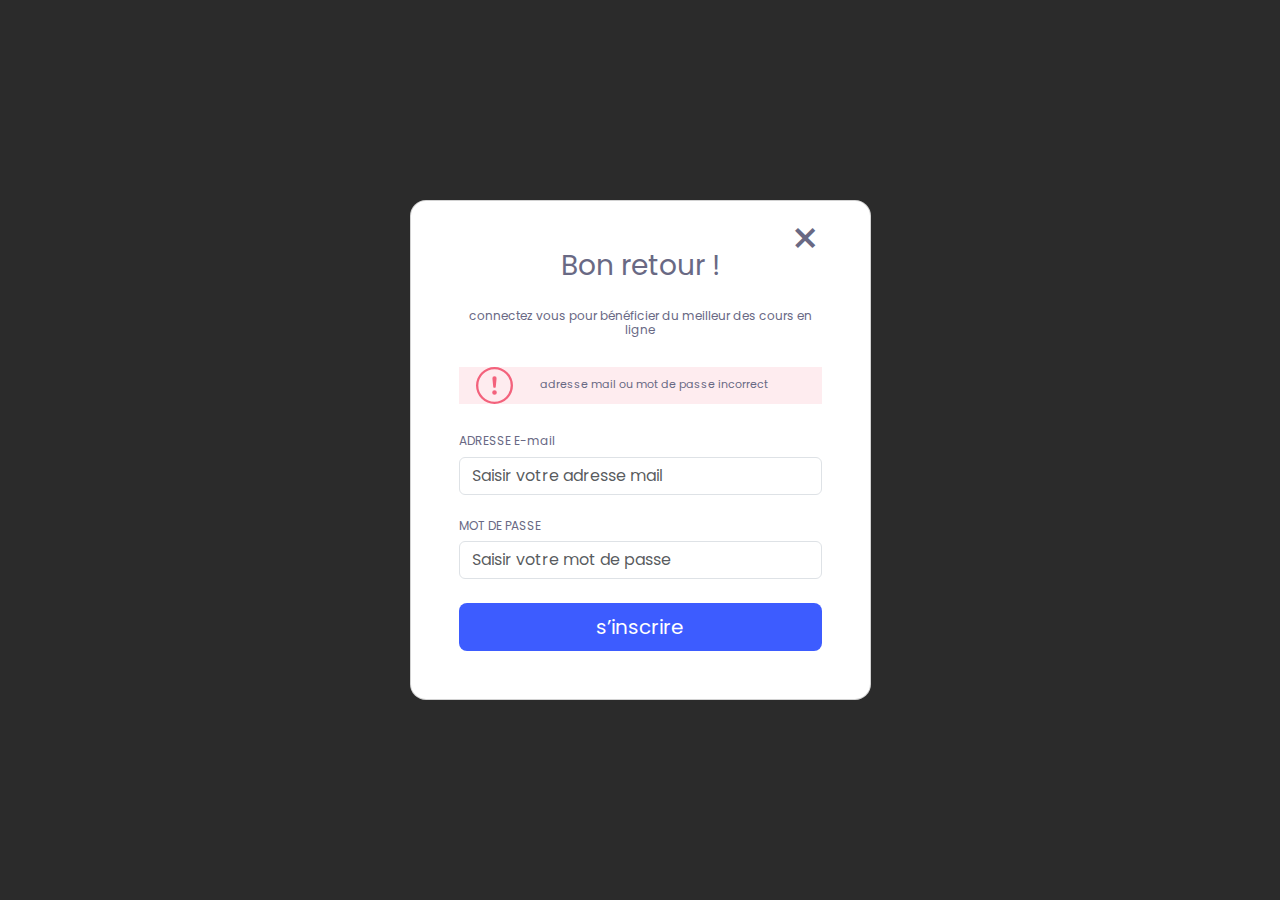
<file: site web/login-error.html>
<!DOCTYPE html>
<html lang="en">
<head>
    <meta charset="UTF-8">
    <meta name="viewport" content="width=device-width, initial-scale=1.0">
    <title>Erreur lors de la connexion</title>
    <link rel="stylesheet" href="bootstrap-5.3.0-alpha3-dist/css/bootstrap.css">
    <link rel="stylesheet" href="css/style.css">
</head>
<body>
    <section class="vh-100" id = "section_formulaire_inscription_erreur">
        <div class="container py-5 h-100" id = "background_formulaire_inscription">
          <div class="row d-flex justify-content-center align-items-center h-100">
            <div class="col-12 col-md-8 col-lg-6 col-xl-5">
              <div class="card shadow-2-strong" style="border-radius: 1rem;">
                <div class="card-body p-5 text-center" class = "blanc_formulaire" id = "container_texte_formulaire">
                    <form action="">
                        <div class = "fermer_formulaire">
                            <a href="index.html">
                                +
                            </a>
                        </div>

                        <h3 class="mb-5">Bon retour !</h3>
                        <h5 class = "nom_formulaire texte_formulaire">connectez vous pour bénéficier du meilleur des cours en ligne</h5>
                        <div id = "erreur_creation_compte">
                            <div id = "div_exclamation_connexion">
                                <svg xmlns="http://www.w3.org/2000/svg" width="16" height="16" fill="currentColor" class="bi bi-exclamation-circle" viewBox="0 0 16 16">
                                    <path d="M8 15A7 7 0 1 1 8 1a7 7 0 0 1 0 14zm0 1A8 8 0 1 0 8 0a8 8 0 0 0 0 16z"/>
                                    <path d="M7.002 11a1 1 0 1 1 2 0 1 1 0 0 1-2 0zM7.1 4.995a.905.905 0 1 1 1.8 0l-.35 3.507a.552.552 0 0 1-1.1 0L7.1 4.995z"/>
                                </svg>
                            </div>
                            <ul id = "ul_se_connecter">
                                <li>adresse mail ou mot de passe incorrect</li>
                            </ul>
                        </div>
                        
                        <h5 class = "nom_formulaire">ADRESSE E-mail</h5>
                        <div class="form-outline mb-4">
                            <input type="email" class="form-control"  name = "mail" placeholder="Saisir votre adresse mail"/>
                        </div>

                        <h5 class = "nom_formulaire">MOT DE PASSE</h5>
                        <div class="form-outline mb-4">
                            <input type="password" class="form-control" name = "password" placeholder="Saisir votre mot de passe"/>
                        </div>
            
                        <button class="btn btn-lg btn-block button_formulaire button_formulaire_bleu" type="submit">s’inscrire</button>
                    </form>
                </div>
              </div>
            </div>
          </div>
        </div>
    </section>
    <script src="bootstrap-5.3.0-alpha3-dist/js/bootstrap.bundle.js"></script>
</body>
</html>
</file>
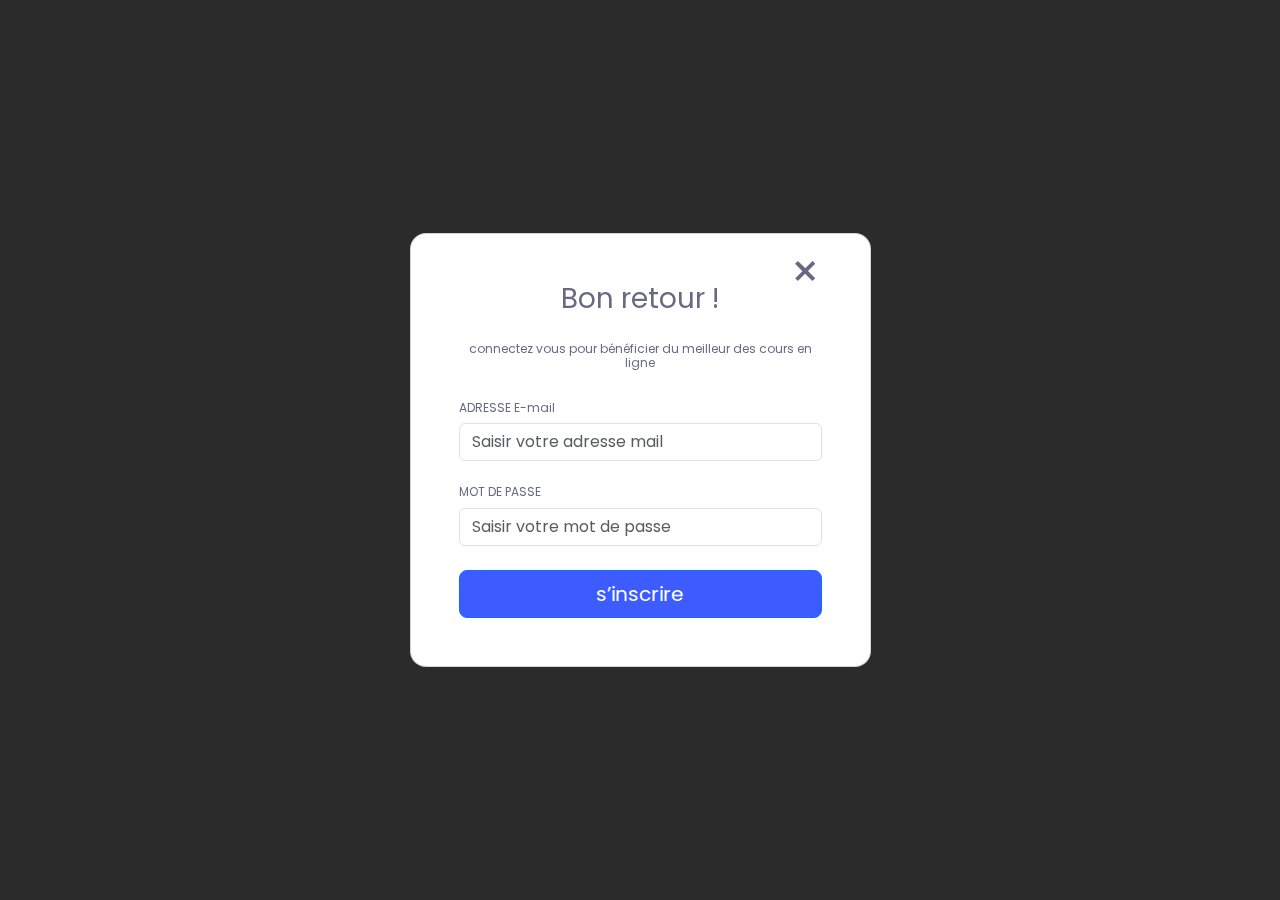
<file: site web/login.html>
<!DOCTYPE html>
<html lang="en">
<head>
    <meta charset="UTF-8">
    <meta name="viewport" content="width=device-width, initial-scale=1.0">
    <title>Se connecter</title>
    <link rel="stylesheet" href="bootstrap-5.3.0-alpha3-dist/css/bootstrap.css">
    <link rel="stylesheet" href="css/style.css">
</head>
<body>
    
    <section class="vh-100" id = "section_formulaire_inscription">
        <div class="container py-5 h-100" id = "background_formulaire_inscription">
          <div class="row d-flex justify-content-center align-items-center h-100">
            <div class="col-12 col-md-8 col-lg-6 col-xl-5">
              <div class="card shadow-2-strong" style="border-radius: 1rem;">
                <div class="card-body p-5 text-center" class = "blanc_formulaire" id = "container_texte_formulaire">
                    <form action="">
                        <div class = "fermer_formulaire">
                            <a href="index.html">
                                +
                            </a>
                        </div>

                        <h3 class="mb-5">Bon retour !</h3>
                        <h5 class = "nom_formulaire texte_formulaire">connectez vous pour bénéficier du meilleur des cours en ligne</h5>
                        
                        <h5 class = "nom_formulaire">ADRESSE E-mail</h5>
                        <div class="form-outline mb-4">
                            <input type="email" class="form-control"  name = "mail" placeholder="Saisir votre adresse mail"/>
                        </div>

                        <h5 class = "nom_formulaire">MOT DE PASSE</h5>
                        <div class="form-outline mb-4">
                            <input type="password" class="form-control" name = "password" placeholder="Saisir votre mot de passe"/>
                        </div>
            
                        <button class="btn btn-primary btn-lg btn-block button_formulaire" type="submit" id = "button_inscrire">s’inscrire</button>
                    </form>
                </div>
              </div>
            </div>
          </div>
        </div>
    </section>
    <script src="bootstrap-5.3.0-alpha3-dist/js/bootstrap.bundle.js"></script>
</body>
</html>
</file>
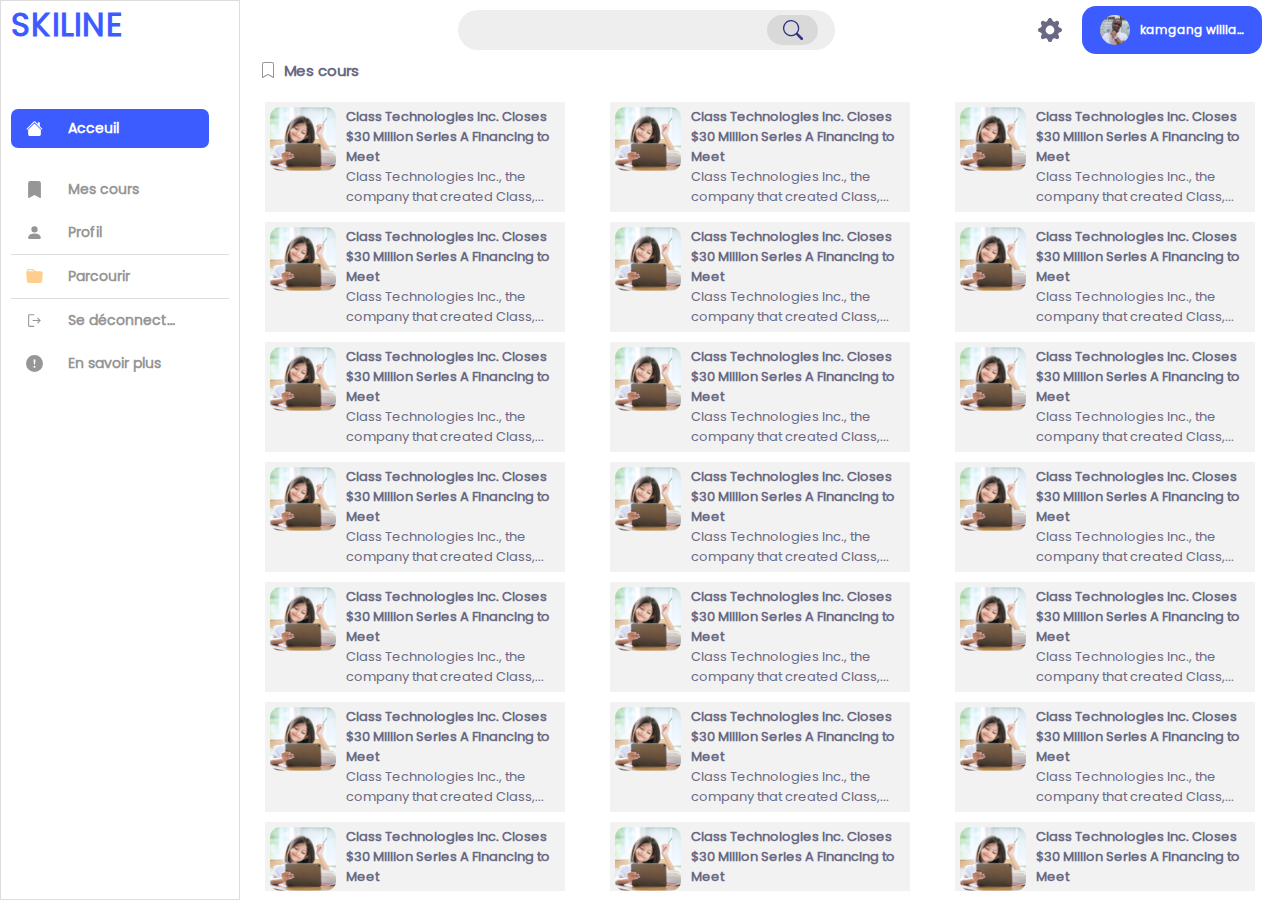
<file: site web/mes_cours.html>
<!DOCTYPE html>
<html lang="en">
<head>
    <meta charset="UTF-8">
    <meta name="viewport" content="width=device-width, initial-scale=1.0">
    <title>Acceuil enseignant</title>
    <link rel="stylesheet" href="css/style.css">
</head>
<body>
    <div class = "page_post_connexion">
        <aside>
            <div>
                <h1 id = "nom_marque_header" class = "nom_header_partage">SKILINE</h1>
            </div>
            <div class = "conteneur_asside_partage" id = "premier_conteneur_asside_partage">
                <a href="">
                    <div id = "acceuil_partage">
                        <svg xmlns="http://www.w3.org/2000/svg" width="16" height="16" fill="currentColor" class="bi bi-house-fill" viewBox="0 0 16 16">
                            <path d="M8.707 1.5a1 1 0 0 0-1.414 0L.646 8.146a.5.5 0 0 0 .708.708L8 2.207l6.646 6.647a.5.5 0 0 0 .708-.708L13 5.793V2.5a.5.5 0 0 0-.5-.5h-1a.5.5 0 0 0-.5.5v1.293L8.707 1.5Z"/>
                            <path d="m8 3.293 6 6V13.5a1.5 1.5 0 0 1-1.5 1.5h-9A1.5 1.5 0 0 1 2 13.5V9.293l6-6Z"/>
                        </svg>
                        <p>Acceuil</p>
                    </div>
                </a>
                <a href="mes_cours.html">
                    <div onclick="togleMesCours()" id = "icone_mes_cours_menu">
                        <svg xmlns="http://www.w3.org/2000/svg" width="16" height="16" fill="currentColor" class="bi bi-bookmark-fill" viewBox="0 0 16 16">
                            <path d="M2 2v13.5a.5.5 0 0 0 .74.439L8 13.069l5.26 2.87A.5.5 0 0 0 14 15.5V2a2 2 0 0 0-2-2H4a2 2 0 0 0-2 2z"/>
                        </svg>
                        <p>Mes cours</p>
                    </div>
                </a>
                <a href="">
                    <div>
                        <svg xmlns="http://www.w3.org/2000/svg" width="16" height="16" fill="currentColor" class="bi bi-person-fill" viewBox="0 0 16 16">
                            <path d="M3 14s-1 0-1-1 1-4 6-4 6 3 6 4-1 1-1 1H3Zm5-6a3 3 0 1 0 0-6 3 3 0 0 0 0 6Z"/>
                        </svg>
                        <p>Profil</p>
                    </div>
                </a>
            </div>
            <hr class = "hr_aside">
            <div class = "conteneur_asside_partage">
                <a href="">
                    <div>
                        <svg xmlns="http://www.w3.org/2000/svg" width="16" height="16" fill="currentColor" class="bi bi-folder-fill" viewBox="0 0 16 16" id = "folder">
                            <path d="M9.828 3h3.982a2 2 0 0 1 1.992 2.181l-.637 7A2 2 0 0 1 13.174 14H2.825a2 2 0 0 1-1.991-1.819l-.637-7a1.99 1.99 0 0 1 .342-1.31L.5 3a2 2 0 0 1 2-2h3.672a2 2 0 0 1 1.414.586l.828.828A2 2 0 0 0 9.828 3zm-8.322.12C1.72 3.042 1.95 3 2.19 3h5.396l-.707-.707A1 1 0 0 0 6.172 2H2.5a1 1 0 0 0-1 .981l.006.139z"/>
                        </svg>
                        <p>Parcourir</p>
                    </div>
                </a>
            </div>
            <hr class = "hr_aside">
            <div class = "conteneur_asside_partage">
                <a href="">
                    <div>
                        <svg xmlns="http://www.w3.org/2000/svg" height="48" viewBox="0 -960 960 960" width="48"><path d="M180-120q-24 0-42-18t-18-42v-600q0-24 18-42t42-18h291v60H180v600h291v60H180Zm486-185-43-43 102-102H375v-60h348L621-612l43-43 176 176-174 174Z"/></svg>
                        <p>Se déconnecter</p>
                    </div>
                </a>
                <a href="">
                    <div>
                        <svg xmlns="http://www.w3.org/2000/svg" width="16" height="16" fill="currentColor" class="bi bi-exclamation-circle-fill" viewBox="0 0 16 16">
                            <path d="M16 8A8 8 0 1 1 0 8a8 8 0 0 1 16 0zM8 4a.905.905 0 0 0-.9.995l.35 3.507a.552.552 0 0 0 1.1 0l.35-3.507A.905.905 0 0 0 8 4zm.002 6a1 1 0 1 0 0 2 1 1 0 0 0 0-2z"/>
                        </svg>
                        <p>En savoir plus</p>
                    </div>
                </a>
            </div>
        </aside>
        <main id = "main_partage">
            <div id = "top_partager">
                <div>
                    <div id="barre_principale_header" class = "recherche_partage">
                        <div class="div_de_la_recherche" id = "div_de_la_recherche_partage">
                            <svg viewBox="0 0 16 16">
                                <path d="M11.742 10.344a6.5 6.5 0 1 0-1.397 1.398h-.001c.03.04.062.078.098.115l3.85 3.85a1 1 0 0 0 1.415-1.414l-3.85-3.85a1.007 1.007 0 0 0-.115-.1zM12 6.5a5.5 5.5 0 1 1-11 0 5.5 5.5 0 0 1 11 0z"></path>
                              </svg>
                        </div>
                    </div>
                </div>
                <div id = "info_user_partage">
                    <div id = "parametre_header_partage">
                        <svg xmlns="http://www.w3.org/2000/svg" width="16" height="16" fill="currentColor" class="bi bi-gear-fill" viewBox="0 0 16 16">
                            <path d="M9.405 1.05c-.413-1.4-2.397-1.4-2.81 0l-.1.34a1.464 1.464 0 0 1-2.105.872l-.31-.17c-1.283-.698-2.686.705-1.987 1.987l.169.311c.446.82.023 1.841-.872 2.105l-.34.1c-1.4.413-1.4 2.397 0 2.81l.34.1a1.464 1.464 0 0 1 .872 2.105l-.17.31c-.698 1.283.705 2.686 1.987 1.987l.311-.169a1.464 1.464 0 0 1 2.105.872l.1.34c.413 1.4 2.397 1.4 2.81 0l.1-.34a1.464 1.464 0 0 1 2.105-.872l.31.17c1.283.698 2.686-.705 1.987-1.987l-.169-.311a1.464 1.464 0 0 1 .872-2.105l.34-.1c1.4-.413 1.4-2.397 0-2.81l-.34-.1a1.464 1.464 0 0 1-.872-2.105l.17-.31c.698-1.283-.705-2.686-1.987-1.987l-.311.169a1.464 1.464 0 0 1-2.105-.872l-.1-.34zM8 10.93a2.929 2.929 0 1 1 0-5.86 2.929 2.929 0 0 1 0 5.858z"/>
                        </svg>
                    </div>
                    <div id = "photo_nom_user">
                        <img src="img/enseignant.jpg" alt="">
                        <p>kamgang william</p>
                    </div>
                </div>
            </div>
            <div id = "partager_centre">
                <div id = "container_centre_partage">
                    <div id = "mes_cours_milieu">
                        <div class = svg_mes_cours_second>
                            <svg xmlns="http://www.w3.org/2000/svg" width="16" height="16" fill="currentColor" class="bi bi-bookmark" viewBox="0 0 16 16">
                                <path d="M2 2a2 2 0 0 1 2-2h8a2 2 0 0 1 2 2v13.5a.5.5 0 0 1-.777.416L8 13.101l-5.223 2.815A.5.5 0 0 1 2 15.5V2zm2-1a1 1 0 0 0-1 1v12.566l4.723-2.482a.5.5 0 0 1 .554 0L13 14.566V2a1 1 0 0 0-1-1H4z"/>
                            </svg>
                        </div>
                        <h2>Mes cours</h2>
                    </div>
                    <div id = "conteneur_cours_partage">
                        <a href="">
                            <div class = "lien_cours_partage">
                                <img src="img/nom_du_cour.png" alt="image illustrant nom du cour">
                                <div>
                                    <h5>Class Technologies Inc. Closes $30 Million Series A Financing to Meet</h5>
                                    <p>Class Technologies Inc., the company that created Class,...</p>
                                </div>
                            </div>
                        </a>
                        <a href="">
                            <div class = "lien_cours_partage">
                                <img src="img/nom_du_cour.png" alt="image illustrant nom du cour">
                                <div>
                                    <h5>Class Technologies Inc. Closes $30 Million Series A Financing to Meet</h5>
                                    <p>Class Technologies Inc., the company that created Class,...</p>
                                </div>
                            </div>
                        </a>
                        <a href="">
                            <div class = "lien_cours_partage">
                                <img src="img/nom_du_cour.png" alt="image illustrant nom du cour">
                                <div>
                                    <h5>Class Technologies Inc. Closes $30 Million Series A Financing to Meet</h5>
                                    <p>Class Technologies Inc., the company that created Class,...</p>
                                </div>
                            </div>
                        </a>
                        <a href="">
                            <div class = "lien_cours_partage">
                                <img src="img/nom_du_cour.png" alt="image illustrant nom du cour">
                                <div>
                                    <h5>Class Technologies Inc. Closes $30 Million Series A Financing to Meet</h5>
                                    <p>Class Technologies Inc., the company that created Class,...</p>
                                </div>
                            </div>
                        </a>
                        <a href="">
                            <div class = "lien_cours_partage">
                                <img src="img/nom_du_cour.png" alt="image illustrant nom du cour">
                                <div>
                                    <h5>Class Technologies Inc. Closes $30 Million Series A Financing to Meet</h5>
                                    <p>Class Technologies Inc., the company that created Class,...</p>
                                </div>
                            </div>
                        </a>
                        <a href="">
                            <div class = "lien_cours_partage">
                                <img src="img/nom_du_cour.png" alt="image illustrant nom du cour">
                                <div>
                                    <h5>Class Technologies Inc. Closes $30 Million Series A Financing to Meet</h5>
                                    <p>Class Technologies Inc., the company that created Class,...</p>
                                </div>
                            </div>
                        </a>
                        <a href="">
                            <div class = "lien_cours_partage">
                                <img src="img/nom_du_cour.png" alt="image illustrant nom du cour">
                                <div>
                                    <h5>Class Technologies Inc. Closes $30 Million Series A Financing to Meet</h5>
                                    <p>Class Technologies Inc., the company that created Class,...</p>
                                </div>
                            </div>
                        </a>
                        <a href="">
                            <div class = "lien_cours_partage">
                                <img src="img/nom_du_cour.png" alt="image illustrant nom du cour">
                                <div>
                                    <h5>Class Technologies Inc. Closes $30 Million Series A Financing to Meet</h5>
                                    <p>Class Technologies Inc., the company that created Class,...</p>
                                </div>
                            </div>
                        </a>
                        <a href="">
                            <div class = "lien_cours_partage">
                                <img src="img/nom_du_cour.png" alt="image illustrant nom du cour">
                                <div>
                                    <h5>Class Technologies Inc. Closes $30 Million Series A Financing to Meet</h5>
                                    <p>Class Technologies Inc., the company that created Class,...</p>
                                </div>
                            </div>
                        </a>
                        <a href="">
                            <div class = "lien_cours_partage">
                                <img src="img/nom_du_cour.png" alt="image illustrant nom du cour">
                                <div>
                                    <h5>Class Technologies Inc. Closes $30 Million Series A Financing to Meet</h5>
                                    <p>Class Technologies Inc., the company that created Class,...</p>
                                </div>
                            </div>
                        </a>
                        <a href="">
                            <div class = "lien_cours_partage">
                                <img src="img/nom_du_cour.png" alt="image illustrant nom du cour">
                                <div>
                                    <h5>Class Technologies Inc. Closes $30 Million Series A Financing to Meet</h5>
                                    <p>Class Technologies Inc., the company that created Class,...</p>
                                </div>
                            </div>
                        </a>
                        <a href="">
                            <div class = "lien_cours_partage">
                                <img src="img/nom_du_cour.png" alt="image illustrant nom du cour">
                                <div>
                                    <h5>Class Technologies Inc. Closes $30 Million Series A Financing to Meet</h5>
                                    <p>Class Technologies Inc., the company that created Class,...</p>
                                </div>
                            </div>
                        </a>
                        <a href="">
                            <div class = "lien_cours_partage">
                                <img src="img/nom_du_cour.png" alt="image illustrant nom du cour">
                                <div>
                                    <h5>Class Technologies Inc. Closes $30 Million Series A Financing to Meet</h5>
                                    <p>Class Technologies Inc., the company that created Class,...</p>
                                </div>
                            </div>
                        </a>
                        <a href="">
                            <div class = "lien_cours_partage">
                                <img src="img/nom_du_cour.png" alt="image illustrant nom du cour">
                                <div>
                                    <h5>Class Technologies Inc. Closes $30 Million Series A Financing to Meet</h5>
                                    <p>Class Technologies Inc., the company that created Class,...</p>
                                </div>
                            </div>
                        </a>
                        <a href="">
                            <div class = "lien_cours_partage">
                                <img src="img/nom_du_cour.png" alt="image illustrant nom du cour">
                                <div>
                                    <h5>Class Technologies Inc. Closes $30 Million Series A Financing to Meet</h5>
                                    <p>Class Technologies Inc., the company that created Class,...</p>
                                </div>
                            </div>
                        </a>
                        <a href="">
                            <div class = "lien_cours_partage">
                                <img src="img/nom_du_cour.png" alt="image illustrant nom du cour">
                                <div>
                                    <h5>Class Technologies Inc. Closes $30 Million Series A Financing to Meet</h5>
                                    <p>Class Technologies Inc., the company that created Class,...</p>
                                </div>
                            </div>
                        </a>
                        <a href="">
                            <div class = "lien_cours_partage">
                                <img src="img/nom_du_cour.png" alt="image illustrant nom du cour">
                                <div>
                                    <h5>Class Technologies Inc. Closes $30 Million Series A Financing to Meet</h5>
                                    <p>Class Technologies Inc., the company that created Class,...</p>
                                </div>
                            </div>
                        </a>
                        <a href="">
                            <div class = "lien_cours_partage">
                                <img src="img/nom_du_cour.png" alt="image illustrant nom du cour">
                                <div>
                                    <h5>Class Technologies Inc. Closes $30 Million Series A Financing to Meet</h5>
                                    <p>Class Technologies Inc., the company that created Class,...</p>
                                </div>
                            </div>
                        </a>
                        <a href="">
                            <div class = "lien_cours_partage">
                                <img src="img/nom_du_cour.png" alt="image illustrant nom du cour">
                                <div>
                                    <h5>Class Technologies Inc. Closes $30 Million Series A Financing to Meet</h5>
                                    <p>Class Technologies Inc., the company that created Class,...</p>
                                </div>
                            </div>
                        </a>
                        <a href="">
                            <div class = "lien_cours_partage">
                                <img src="img/nom_du_cour.png" alt="image illustrant nom du cour">
                                <div>
                                    <h5>Class Technologies Inc. Closes $30 Million Series A Financing to Meet</h5>
                                    <p>Class Technologies Inc., the company that created Class,...</p>
                                </div>
                            </div>
                        </a>
                        <a href="">
                            <div class = "lien_cours_partage">
                                <img src="img/nom_du_cour.png" alt="image illustrant nom du cour">
                                <div>
                                    <h5>Class Technologies Inc. Closes $30 Million Series A Financing to Meet</h5>
                                    <p>Class Technologies Inc., the company that created Class,...</p>
                                </div>
                            </div>
                        </a>
                        <a href="">
                            <div class = "lien_cours_partage">
                                <img src="img/nom_du_cour.png" alt="image illustrant nom du cour">
                                <div>
                                    <h5>Class Technologies Inc. Closes $30 Million Series A Financing to Meet</h5>
                                    <p>Class Technologies Inc., the company that created Class,...</p>
                                </div>
                            </div>
                        </a>
                        <a href="">
                            <div class = "lien_cours_partage">
                                <img src="img/nom_du_cour.png" alt="image illustrant nom du cour">
                                <div>
                                    <h5>Class Technologies Inc. Closes $30 Million Series A Financing to Meet</h5>
                                    <p>Class Technologies Inc., the company that created Class,...</p>
                                </div>
                            </div>
                        </a>
                        <a href="">
                            <div class = "lien_cours_partage">
                                <img src="img/nom_du_cour.png" alt="image illustrant nom du cour">
                                <div>
                                    <h5>Class Technologies Inc. Closes $30 Million Series A Financing to Meet</h5>
                                    <p>Class Technologies Inc., the company that created Class,...</p>
                                </div>
                            </div>
                        </a>
                        <a href="">
                            <div class = "lien_cours_partage">
                                <img src="img/nom_du_cour.png" alt="image illustrant nom du cour">
                                <div>
                                    <h5>Class Technologies Inc. Closes $30 Million Series A Financing to Meet</h5>
                                    <p>Class Technologies Inc., the company that created Class,...</p>
                                </div>
                            </div>
                        </a>
                        <a href="">
                            <div class = "lien_cours_partage">
                                <img src="img/nom_du_cour.png" alt="image illustrant nom du cour">
                                <div>
                                    <h5>Class Technologies Inc. Closes $30 Million Series A Financing to Meet</h5>
                                    <p>Class Technologies Inc., the company that created Class,...</p>
                                </div>
                            </div>
                        </a>
                        <a href="">
                            <div class = "lien_cours_partage">
                                <img src="img/nom_du_cour.png" alt="image illustrant nom du cour">
                                <div>
                                    <h5>Class Technologies Inc. Closes $30 Million Series A Financing to Meet</h5>
                                    <p>Class Technologies Inc., the company that created Class,...</p>
                                </div>
                            </div>
                        </a>
                        <a href="">
                            <div class = "lien_cours_partage">
                                <img src="img/nom_du_cour.png" alt="image illustrant nom du cour">
                                <div>
                                    <h5>Class Technologies Inc. Closes $30 Million Series A Financing to Meet</h5>
                                    <p>Class Technologies Inc., the company that created Class,...</p>
                                </div>
                            </div>
                        </a>
                    </div>
                </div>
            </div>
        </main>
    </div>
</body>
</html>
</file>
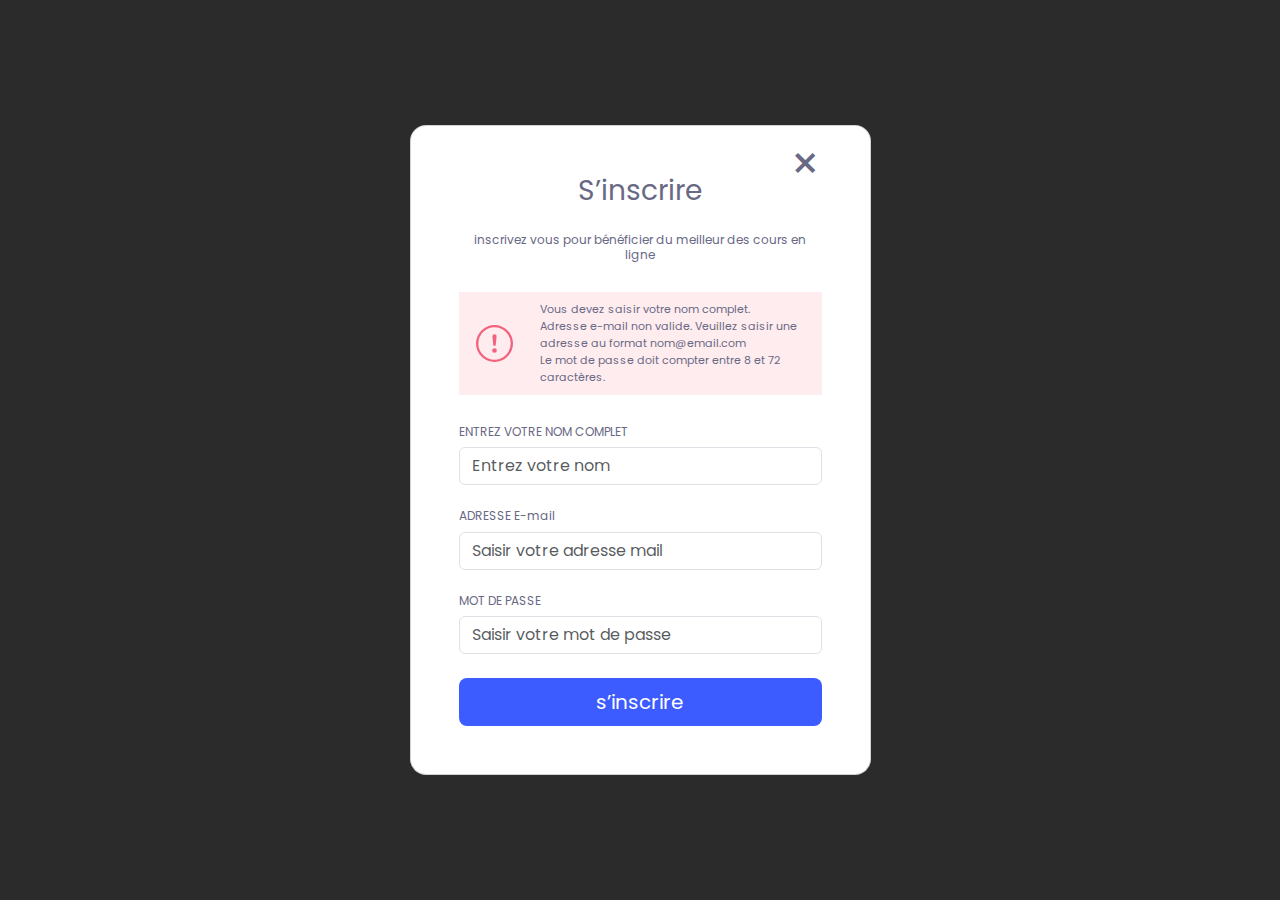
<file: site web/signup-error.html>
<!DOCTYPE html>
<html lang="en">
<head>
    <meta charset="UTF-8">
    <meta name="viewport" content="width=device-width, initial-scale=1.0">
    <title>Erreur lors de l'inscription</title>
    <link rel="stylesheet" href="bootstrap-5.3.0-alpha3-dist/css/bootstrap.css">
    <link rel="stylesheet" href="css/style.css">
</head>
<body>
    <section class="vh-100" id = "section_formulaire_inscription_erreur">
        <div class="container py-5 h-100" id = "background_formulaire_inscription">
          <div class="row d-flex justify-content-center align-items-center h-100">
            <div class="col-12 col-md-8 col-lg-6 col-xl-5">
              <div class="card shadow-2-strong" style="border-radius: 1rem;">
                <div class="card-body p-5 text-center" class = "blanc_formulaire" id = "container_texte_formulaire">
                    <form action="">
                        <div class = "fermer_formulaire">
                            <a href="index.html">
                                +
                            </a>
                        </div>

                        <h3 class="mb-5">S’inscrire</h3>
                        <h5 class = "nom_formulaire texte_formulaire">inscrivez vous pour bénéficier du meilleur des cours en ligne</h5>
                        <div id = "erreur_creation_compte">
                            <div id = "div_exclamation_connexion">
                                <svg xmlns="http://www.w3.org/2000/svg" width="16" height="16" fill="currentColor" class="bi bi-exclamation-circle" viewBox="0 0 16 16">
                                    <path d="M8 15A7 7 0 1 1 8 1a7 7 0 0 1 0 14zm0 1A8 8 0 1 0 8 0a8 8 0 0 0 0 16z"/>
                                    <path d="M7.002 11a1 1 0 1 1 2 0 1 1 0 0 1-2 0zM7.1 4.995a.905.905 0 1 1 1.8 0l-.35 3.507a.552.552 0 0 1-1.1 0L7.1 4.995z"/>
                                </svg>
                            </div>
                            <ul id = "ul_se_connecter">
                                <li>Vous devez saisir votre nom complet.</li>
                                <li>Adresse e-mail non valide. Veuillez saisir une adresse au format nom@email.com</li>
                                <li>Le mot de passe doit compter entre 8 et 72 caractères.</li>
                            </ul>
                        </div>
                        <h5 class = "nom_formulaire">ENTREZ VOTRE NOM COMPLET</h5>
                        <div class="form-outline mb-4">
                            <input type="text" class="form-control" id="inputNom" maxlength="60" placeholder="Entrez votre nom">
                        </div> 
                        
                        <h5 class = "nom_formulaire">ADRESSE E-mail</h5>
                        <div class="form-outline mb-4">
                            <input type="email" class="form-control"  name = "mail" placeholder="Saisir votre adresse mail"/>
                        </div>

                        <h5 class = "nom_formulaire">MOT DE PASSE</h5>
                        <div class="form-outline mb-4">
                            <input type="password" class="form-control" name = "password" placeholder="Saisir votre mot de passe"/>
                        </div>
            
                        <button class="btn btn-lg btn-block button_formulaire button_formulaire_bleu" type="submit">s’inscrire</button>
                    </form>
                </div>
              </div>
            </div>
          </div>
        </div>
    </section>
    <script src="bootstrap-5.3.0-alpha3-dist/js/bootstrap.bundle.js"></script>
</body>
</html>
</file>
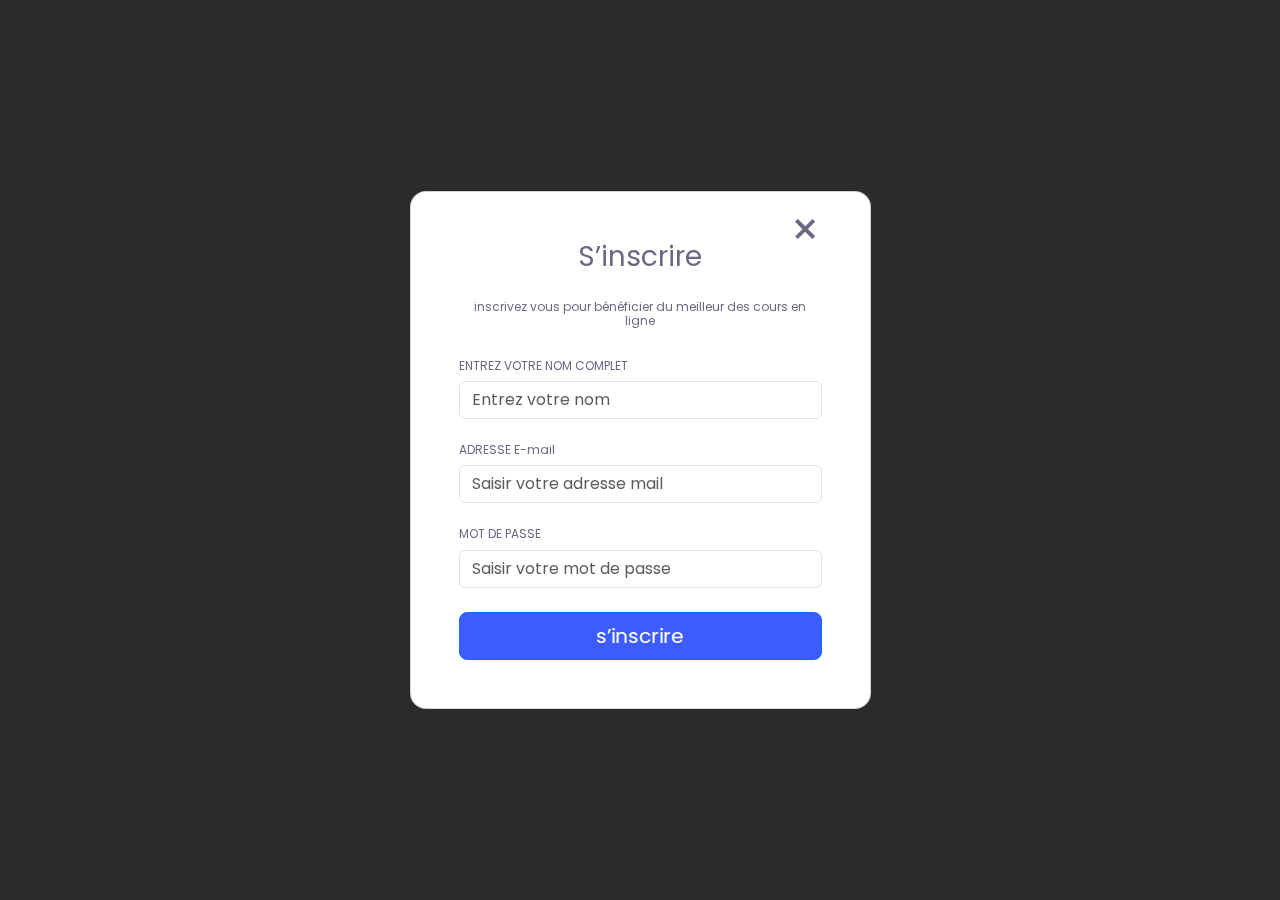
<file: site web/signup.html>
<!DOCTYPE html>
<html lang="en">
<head>
    <meta charset="UTF-8">
    <meta name="viewport" content="width=device-width, initial-scale=1.0">
    <title>S'inscrire</title>
    <link rel="stylesheet" href="bootstrap-5.3.0-alpha3-dist/css/bootstrap.css">
    <link rel="stylesheet" href="css/style.css">
</head>
<body>
    
    <section class="vh-100" id = "section_formulaire_inscription">
        <div class="container py-5 h-100" id = "background_formulaire_inscription">
          <div class="row d-flex justify-content-center align-items-center h-100">
            <div class="col-12 col-md-8 col-lg-6 col-xl-5">
              <div class="card shadow-2-strong" style="border-radius: 1rem;">
                <div class="card-body p-5 text-center" class = "blanc_formulaire" id = "container_texte_formulaire">
                    <form action="">
                        <div class = "fermer_formulaire">
                            <a href="index.html">
                                +
                            </a>
                        </div>

                        <h3 class="mb-5">S’inscrire</h3>
                        <h5 class = "nom_formulaire texte_formulaire">inscrivez vous pour bénéficier du meilleur des cours en ligne</h5>
                        <h5 class = "nom_formulaire">ENTREZ VOTRE NOM COMPLET</h5>
                        <div class="form-outline mb-4">
                            <input type="text" class="form-control" id="inputNom" maxlength="60" placeholder="Entrez votre nom">
                        </div> 
                        
                        <h5 class = "nom_formulaire">ADRESSE E-mail</h5>
                        <div class="form-outline mb-4">
                            <input type="email" class="form-control"  name = "mail" placeholder="Saisir votre adresse mail"/>
                        </div>

                        <h5 class = "nom_formulaire">MOT DE PASSE</h5>
                        <div class="form-outline mb-4">
                            <input type="password" class="form-control" name = "password" placeholder="Saisir votre mot de passe"/>
                        </div>
            
                        <button class="btn btn-primary btn-lg btn-block button_formulaire" type="submit" id = "button_inscrire">s’inscrire</button>
                    </form>
                </div>
              </div>
            </div>
          </div>
        </div>
    </section>
    <script src="bootstrap-5.3.0-alpha3-dist/js/bootstrap.bundle.js"></script>
</body>
</html>
</file>
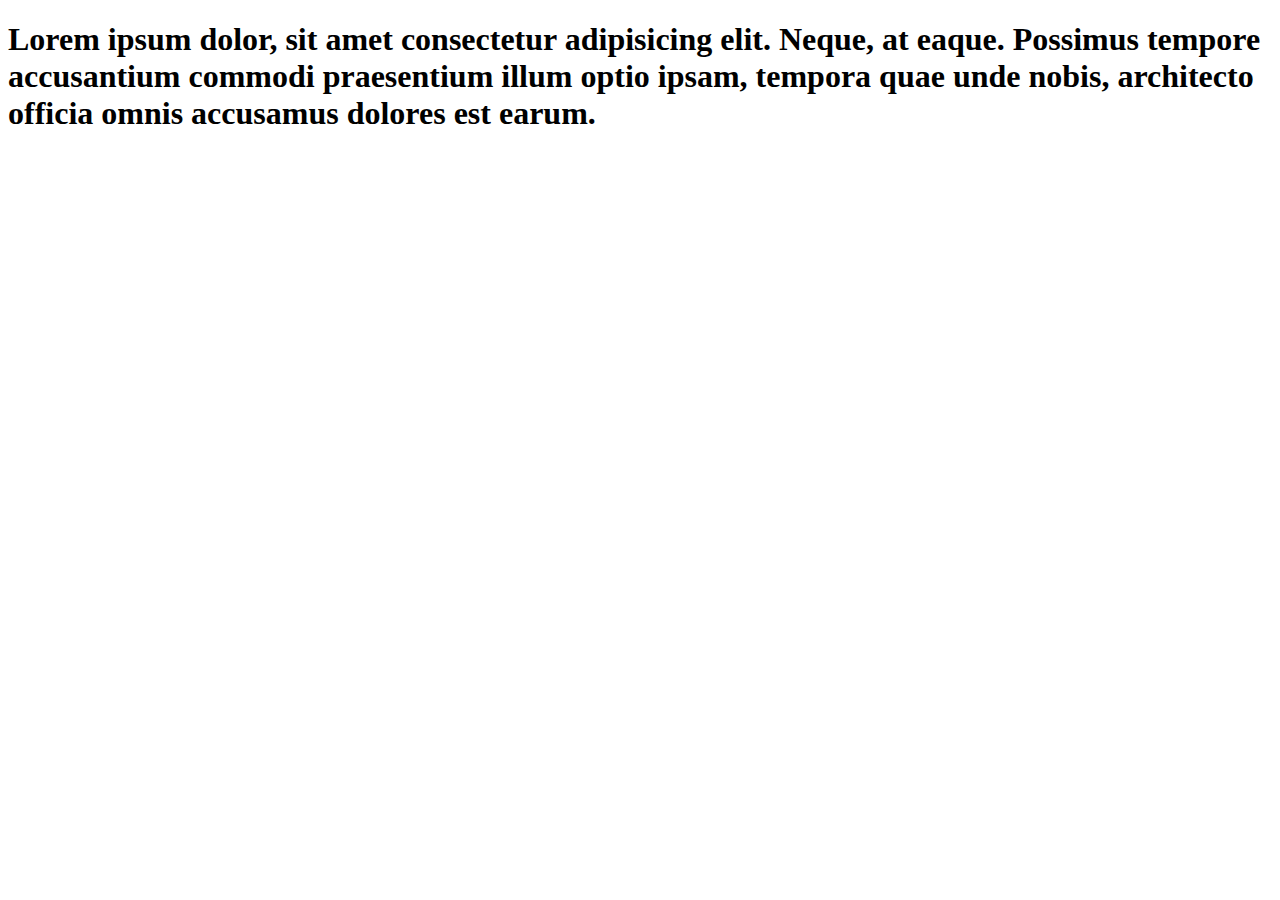
<file: site web/teste.html>
<!DOCTYPE html>
<html lang="en">
<head>
    <meta charset="UTF-8">
    <meta name="viewport" content="width=device-width, initial-scale=1.0">
    <title>Document</title>
</head>
<body>
    <h1>Lorem ipsum dolor, sit amet consectetur adipisicing elit. Neque, at eaque. Possimus tempore accusantium commodi praesentium illum optio ipsam, tempora quae unde nobis, architecto officia omnis accusamus dolores est earum.</h1>
</body>
</html>
</file>
<file: site web/css/style.css>
@font-face{
    font-family: 'Poppins';
    src: url('../fonts/Poppins-Regular.ttf');
}
*, ::before, ::after{
    margin: 0px;
    padding: 0px;
    /* margin-left: 10px; */
    box-sizing: border-box;
    border: none;
    list-style: none;
    text-decoration: none;
    --blue: #3D5CFF;
    --second-blue: #C3D1FF;
    --orange: #F48C06;
    --second_orange: #FFCE8F;
    --second_red: #F3627C;
    --dark_blue: #2F327D;
    --second_dark_blue: #696984;
    --gris_icone: #969696;
    color: var(--second_dark_blue);
    font-family: 'Poppins';
}
a{
    cursor: pointer;
}
p{
    margin: 0px;
}
h5{
    font-size: smaller;
}
a{
    text-decoration: none;
    color: var(--second_dark_blue);
}
h1{
    font-size: 210%;
    font-weight: bold;
    color: var(--dark_blue);
}
#container_du_body{
    padding: 30px;
    padding-top: 68px;
    background-color: #fff;
    margin-top: 30px!important;
}
#container_du_body, header, footer, .page_post_connexion{
    margin: 0px auto;
    width: 100%;
    /*
    GERER LA TAILLLE MAX DU SITE 
        max-width: 1252px;
    */
}
header{
    height: 774px;
    padding: 30px;
}
footer{
    margin: 0px auto;
    width: 100%;
    position: relative;
    bottom: 0px;
    left: 0px;
}
/* METTRE LES INFOS DU HEADER ICI : DEBUT */
/* METTRE LES INFOS DU HEADER ICI : FIN */


.nom_commentateur{
    font-size: larger;
}
.main_section{
    padding: 120px 0px;
}
.main_title_start{
    color: var(--dark_blue);
}
.main_title_end{
    color: var(--orange);
}
.cercle_icon{
    fill: #fff;
    width: 70%;
    aspect-ratio: 1/1;
}
#all_in_one_section{
    padding-top: 0px;
}
#all_in_one_section > h1, #all_in_one_section > p {
    text-align: center;
    margin: 20px auto;
}
#all_in_one_section > p{
    max-width: 50%;
}
#all_in_one_section > div{
    margin-top: 116px;
    display: flex;
    justify-content: space-evenly;
}
#all_in_one_section > div > div{
    position: relative;
    padding: 3.9% 4.3%;
    max-width: 358.93px;
    flex-direction: column;
    align-items: center;
    box-shadow: 0px 10px 60px rgba(38, 45, 118, 0.08);
    border-radius: 20px;
    display: flex;
}
#all_in_one_section > div > div > div{
    width: 20%;
    aspect-ratio: 1/1;
    border-radius: 50%;
    position: absolute;
    top: -10%;
    display: flex;
    align-items: center;
    justify-content: center;
}
#all_in_one_section > div > div > h2{
    text-align: center;
    margin-top: 30px;
    color: var(--dark_blue);
}
#all_in_one_section > div > div > p{
    text-align: center;
    margin-top: 15px;
}
#main_cercle_1{
    background-color: var(--dark_blue);
}
#main_cercle_2{
    background-color: var(--orange);
}
#main_cercle_3{
    background-color: var(--dark_blue);
}
.linear_section > div, #temoignage_section > div{
    display: flex;
    width: 100%;
    justify-content: space-between;
    /* flex-direction: row-reverse; */
}
.linear_section > div > div, #temoignage_section > div > div{
    position: relative;
    width: 45%;
    height: 305px;
    text-align: center;
    /* border: 1px solid blue; */
    overflow: visible;
}
#temoignage_section > div > div{
    height: 502px;
}
.linear_section h1, #temoignage_section h1{
    padding: 20px 0px;
    padding-top: 0px;
}
.linear_sections_div_gauche{
    height: 1000px;
}
.linear_sections_div_gauche > div{
    height: fit-content;
}
.linear_sections_div_gauche{
    display: flex;
    align-content: center;
    align-items: center;
}
.linear_section img{
    width: 100%;
    height: 100%;
    object-fit: cover;
    padding: 14px;
    border-radius: 40px;
    position: relative;
    z-index: 1;
}
#temoignage_section img{
    height: 100%;
    width: 75%;
    object-fit: cover;
    /* padding: 14px; */
    border-radius: 40px;
    z-index: 1;
    position: absolute;
    right: 0px;
    top: 0px;
}
.top_left_square{
    width: 85px;
    height: 85px;
    position: absolute;
    left: 0px;
    top: 0px;
    background-color: var(--second-blue);
    border-radius: 18px;
}
.rigth_bottom_square{
    width: 140px;
    height: 140px;
    position: absolute;
    right: 0px;
    bottom: 0px;
    background-color: var(--second_orange);
    border-radius: 18px;
}
#temoignage_bloc_gauche{
    display: block;
    text-align: left;
}
#temoignages_p1, #temoignages_p2, #temoignages_p3{
    margin: 23px 0px;
}
#temoignages_p1{
    margin-top: 0px;
}
#temoignages_p2{
    max-width: 400px;
}
#second_div_temoignage_bloc_gauche{
    border: 1px solid var(--orange);
    padding-right: 0px;
    margin: 10px 0px;
    border-radius: 50px;
    width: max-content;
    display: flex;
    align-items: center;
    margin: 0px auto;
}
#arrow_rigth{
    width: 40px;
    height: 100%;
    border: 1px solid var(--orange);
    border-radius: 50%;
    fill: var(--orange);
    margin-left: 10px;
    color: var(--orange);
    position: relative;
    right: -1px;
}
#div_trait_temoignages{
    display: flex;
    align-items: center;
    margin-bottom: 10px;
}
#trait_temoignages{
    width: 60px;
    /* height: 1px; */
    margin: 0px;
    border: 1px solid var(--dark_blue);
}
#temoignages{
    color: var(--dark_blue);
    font-size: large;
    font-weight: lighter;
    margin-left: 10px;
}
#redigez{
    margin-left: 10px;
    color: var(--orange);
}
#image_temoignage{
    width: 50%;
    position: absolute;
    right: 0px;
    top: 0px;
    padding: 0px;
}
#texte_du_temoignage{
    background-color: #fff;
    position: absolute;
    left: -50px;
    bottom: -50px;
    border-radius: 20px;
    z-index: 2;
    border-left: 10px solid var(--second_orange);
    max-width: 449px;
    padding: 30px;
}
#texte_du_temoignage > p{
    text-align: left;
    border-left: 2px solid #BDBDD1;
    padding-left: 30px;
}
#texte_du_temoignage > h3{
    text-align: left;
    width: max-content;
    padding-left: 30px;
    margin-top: 10px;
}
#div_etoiles_temoignage{
    position: absolute;
    bottom: 49px;
    right: 31px;
}
#div_etoiles_temoignage img{
    width: 20px;
    height: auto;
    position: static;
}
#image_temoignage_petit_ecran{
    display: none;
}
#block_image_temoignage_petit_ecran{
    display: none;
}
#liste_de_cours_disponibles{
    text-align: center;
    padding: 20px 0px;
}
.linear_sections_div_droit{
    display: flex;
    align-items: center;
}
#liste_de_cours_disponibles > div{
    width: 100%;
    overflow-x: auto;
}
#liste_de_cours_disponibles > div > div{
    display: grid;
    grid-template-columns: 1fr 1fr 1fr;
    justify-content: space-evenly;
    gap: 30px;
    margin-top: 68px;

}
#liste_de_cours_disponibles > div > div > a > div{
    display: flex;
    text-align: left;
    gap: 30px;
    max-width: 464px;
    margin: 0px auto;
    min-width: 377px;
}
#liste_de_cours_disponibles > div > div > a > div p{
    font-size: small;
}
#liste_de_cours_disponibles img{
    width: 122px;
    height: 100px;
    object-fit: cover;
    border-radius: 15px;
}
#liste_de_cours_disponibles > div > div{
    grid-template-columns: 377px;
    grid-template-rows: 120px 120px 120px 120px;
    grid-auto-flow: column;
    grid-auto-columns: 377px;
    margin-left: 0px;
    justify-content: left;
}
#sous_titre_liste_de_cours_disponibles{
    margin: 12px auto 0px auto;
}
#footer_container{
    display: flex;
    flex-direction: column;
    align-items: center;
    gap: 14px;
    background-color: var(--dark_blue);
    padding: 49px 15px;
}
#footer_item1{
    display: flex;
    max-width: max-content;
    align-items: center;
    padding: 10px 0px;
}
#footer_item1 > span{
    font-size: x-large;
    margin-right: 20px;
}
#footer_item1 > div{
    padding-left: 20px;
    border-left: 1px solid var(--second_dark_blue);
}
#footer_item2{
    display: flex;
    flex-direction: column;
    align-items: center;
}
.footer_button{
    width: 131px;
    font-weight: bold;
    height: 39px;
    padding: 10px;
    border-radius: 60px;
    background: linear-gradient(105.5deg, #545AE7 19.57%, #393FCF 78.85%);
}
.footer_button > a{
    color: #fff;
}
#footer_item3{
    display: flex;
    gap: 20px;
}
#div_lien_footer > a{
    padding: 0px 10px;
    color: var(--second-blue);
}
.lien_footer{
    border-left: 1px solid var(--second_dark_blue);
}
footer p, footer span{
    color: var(--second-blue);
}
header{
    position: relative;
    width: 100%;
    padding-bottom: 0px;
}
#container_font_blue{
    position: absolute;
    top: 0px;
    left: 0px;
    width: 100%;
    z-index: 1;
    display: grid;
    justify-items: center;
    overflow: clip;
    justify-content: center;
}
#font_blue{
    height: 878px;
    width: 2247px;
    border-bottom-left-radius: 50%;
    border-bottom-right-radius: 50%;
    background-color: var(--second-blue);
    margin: 0px auto;
}
#reste_du_header{
    position: relative;
    height: 100%;
    z-index: 2;
}
#header_liens_container{
    display: flex;
    justify-content: space-evenly;
    grid-template-columns: 1fr 2fr 1fr;
}
#nom_marque_header{
    /* text-align: left; */
    font-size: xx-large;
    font-weight: bolder;
    color: #fff;
    /* width: fit-content; */
    /* margin: 0px auto; */
    font-style: normal;
    font-weight: 700;
    font-size: 32px;
    line-height: 48px;
/* identical to box height */
    letter-spacing: 0.04em;
    width: 128px;
    height: 48px;
    /* margin: 0px auto; */
}
#header_liens_container_mobile{
    display: none;
}
#barre_principale_header, #barre_principale_header_mobile{
    background-color: #fff;
    justify-self: center;
    padding: 13px;
    border-radius: 50px;
    display: grid;
    grid-template-columns: 1fr 1fr 1fr 1fr 1fr;
    align-items: center;
    justify-content: space-evenly;
    justify-items: center;
    /* gap: 20px; */
    /* height: 56px; */
    width: 377px;
    /* display: flex; */
    /* overflow: scroll; */
}
#barre_principale_header_mobile{
    grid-template-columns: 1.5fr 1fr 1fr 1.5fr;
    max-width: 100vw;
    margin: 20px auto;
    padding: 9px;
    /* justify-items: center; */
}
.lien_vers_acceuil{
    color: var(--orange);
    font-weight: bold;
}
.div_de_la_recherche{
    padding: 5px;
    background-color: #D9D9D9;
    display: flex;
    align-items: center;
    justify-content: center;
    width: 70%;
    border-radius: 50px;
}
.div_de_la_recherche > svg{
    width: 20px;
    height: 20px;
    fill: var(--dark_blue);
}
#inscription_connexion_header{
    display: flex;
    justify-content: space-evenly;
    gap: 10px;
}
#inscription_connexion_header > a{
    padding: 7px 15px;
    background-color: #fff;
    color: var(--second_dark_blue);
    font-style: normal;
    font-weight: 500;
    font-size: 16px;
    line-height: 24px;
/* identical to box height */
    letter-spacing: 0.02em;
    /* width: 88px; */
    /* height: 24px; */
    align-self: center;
    width: max-content;
    height: 38px;
    border-radius: 50px;
}
#barre_principale_header > a{
    width: max-content;
}
#barre_principale_header_mobile > a{
    width: max-content;
    border-left: 1px solid var(--second-blue);
    width: 100%;
    text-align: center;
}
#lien_vers_acceuil_mobile{
    border-left: none!important;
}
#first_header_line_mobile{
    display: grid;
    grid-template-columns: 1fr max-content 1fr;
    grid-template-rows: 34px;
    height: 64px;
    align-content: center;
    box-shadow: 0px 0px 10px 1px rgba(0, 0, 0, 0.05);
    padding: 0px 10px;
    position: fixed;
    z-index: 10;
    top: 0px;
    left: 0px;
    width: 100%;
    background-color: var(--second-blue);
}
#inscription_connexion_mobile{
    /* position: absolute; */
    background-color: #fff;
    justify-self: center;
    padding: 3px 13px;
    border-radius: 50px;
    display: flex;
    /* grid-template-columns: 1fr 1fr; */
    align-items: center;
    /* justify-content: space-evenly; */
    /* justify-items: center; */
    /* width: 264px; */
    gap: 0px;
    position: relative;
    z-index: 6;
}
#inscription_connexion_mobile > a{
    /* width: max-content; */
    /* padding: 0px 11px; */
    font-size: smaller;
}
#se_connecter_mobile{
    border-left: 1px solid var(--second-blue);
    width: 100%;
    padding-left: 11px;
}
#inscriptin_mobile{
    width: min-content;
    padding-right: 11px;
}
#div_de_la_recherche_mobile{
    width: 55px;
    justify-self: right;
}
#hamburger_mobile{
    width: 30px;
    height: 30px;
}
#grands_block_header{
    width: 100%;
    display: grid;
    /* justify-content: space-between; */
    grid-template-columns: 45% 55%;
}
#grands_block_header > div{
    /* padding-top: 116px; */
    /* border: 1px solid blue; */
    /* width: 45%; */
    /* aspect-ratio: 1/1; */
}
#grands_block_header_gauche > h1{
    position: relative;
    z-index: 3;
    /* font-weight: bolder; */
    /* font-size: 10px; */
    font-weight: 900;
    /* font-weight: bolder; */
    font-size: 45px;
    line-height: 68px;
    font-family: 'Poppins';
    font-style: normal;
    font-weight: revert;
    font-size: 45px;
    line-height: 68px;
}
#grands_block_header_gauche > p{
    margin-top: 30px;
}
#grands_block_header_gauche > div{
    padding-top: 50px;
    width: 100%;
    display: grid;
    grid-template-columns: 35% 50%;
    justify-items: left;
    align-items: center;
}
#etudier_header{
    color: var(--dark_blue);
}
#inscrire_header_button{
    border-radius: 80px;
    padding: 0px 24px;
    color: #fff;
    background-color: var(--orange);
    font-weight: 600;
    display: flex;
    flex-wrap: wrap;
    align-content: center;
    height: 45px;
}
#player_cercle_svg_header1, #player_cercle_svg_header2{
    width: 30px;
    height: 30px;
    border-radius: 50%;
    fill: #fff;
    overflow: visible;
    background-color: var(--blue);
    display: flex;
    justify-content: center;
    flex-wrap: wrap;
    align-content: center;
}
#block_explorer{
    display: flex;
    align-items: center;
}
#pere_block_explorer2{
    display: none;
}
#test1{

max-width: min-content;

display: grid;

justify-content: center;

justify-items: center;
}
#test2{

max-width: min-content;

/* margin: 0px auto; */
}
#play_svg_header, #play_svg_header2{
    min-width: 40px;
    min-height: 40px;
}
#grands_block_header_gauche{
    padding-top: 116px;
}
#grands_block_header_droite{
    padding-top: 50px;
    display: flex;
    justify-content: center;
    position: relative;
}
.decoration_main_image{
    display: grid;
    grid-template-columns: 15% 75%;
    justify-content: space-evenly;
    position: absolute;
    width: 260px;
    height: 70px;
    right: 56%;
    top: 145px;
    background: rgba(255, 255, 255, 0.8);
    backdrop-filter: blur(10px);
    border-radius: 15px;
    align-items: center;
}
#main_image_header{
    filter: drop-shadow(0px 4px 100px rgba(29, 28, 24, 0.25));
}
.cercle_header_decoration{
    width: 40px;
    height: 40px;
    background-color: var(--second_red);
    display: flex;
    align-items: center;
    align-content: center;
    justify-content: center;
    border-radius: 50%;
}
.decoration_main_image > div > h2{font-size: large;}
.decoration_main_image > div > p{
    width: max-content;
    font-size: 14px;
}
.cercle_header_decoration > svg{
    width: 25px;
    height: 25px;
    fill: #fff;
}
#cercle_header_decoration_felicitations{
    background-color: var(--orange);
    left: 100px;
}
#decoration_main_image_deuxieme{
    right: 8%;
    top: 294px;
}
#explorer_header{
    padding-left: 20px;
}
#decoration_main_image_troisieme{
    top: 389px;
    /* right: 50%; */
    height: 104px;
    width: 282px;
    padding: 0px;
}
#cercle_header_decoration_enseignant{
    display: flex;
    justify-content: center;
    overflow: hidden;
    align-content: center;
}
#inscrire_decoration{
    padding: 5px 16px;
    background-color: var(--orange);
    border-radius: 50px;
    margin: 5px 0px;
    display: inline-block;
    font-weight: 700;
    color: #fff;
    font-size: 14px;
}
#decoration_main_image_troisieme img{
    max-height: 119%;
    max-width: 119;
    border-radius: 50%;
    object-fit: cover;
}
#nom_mobile, #premier_titre_mobile{
    display: none;
}
#font_blue{
    height: 767px;
}
#section_formulaire_inscription{
    position: fixed;
    left: 0px;
    top: 0px;
    z-index: 10001;
    width: 100%;
    height: 100%;
    background-color: rgba(0, 0, 0, 0.83)!important;
}
#background_formulaire_inscription{
    padding: 0px!important;
    /* margin: 0px; */
}
.fermer_formulaire{
    position: absolute;
    right: 48px;
    top: 11px;
    font-family: 'Times New Roman';
    font-style: normal;
    font-weight: 400;
    font-size: 48px;
    line-height: 55px;
    display: flex;
    align-items: center;
    color: #000000;
    transform: rotate(-45deg);
}
#blanc_formulaire{
    position: relative;
}
.button_formulaire{
    width: 100%!important;
}
.nom_formulaire{
    text-align: left;
    font-size: 12px;
}
.container_texte_formulaire{
    position: relative;
}
.texte_formulaire{
    position: relative;
    top: -22px;
    text-align: center;
}
.button_formulaire_bleu{
    background-color: var(--blue);
    color: #fff;
}
#section_formulaire_inscription, #section_formulaire_inscription_erreur{
    background: rgba(0, 0, 0, 0.83);
}
#erreur_creation_compte{
    display: grid;
    grid-template-columns: 20% 80%;
    justify-content: space-evenly;
    background: rgba(243, 98, 124, 0.12);
    margin-bottom: 30px;
}
#ul_se_connecter{
    list-style-type: circle;
    text-align: left;
    font-size: 11px;
    line-height: 17px;
    margin: 0px;
    padding: 9px;
}
#div_exclamation_connexion{
    display: grid;
    align-content: center;
    justify-content: center;
}
#div_exclamation_connexion > svg{
    fill: var(--second_red);
    width: 37px;
    /* aspect-ratio: 1/1; */
    height: 37px;
}
#button_inscrire{
    background-color: var(--blue);
}
.page_post_connexion{
    width: 100%;
    height: 100vh;
    display: grid;
    grid-template-columns: 240px auto;
    overflow: hidden;
}
.page_post_connexion > aside, .page_post_connexion > main{
    padding: 0px 10px;
}
.page_post_connexion > aside{
    width: 100%;
    border: 1px solid #DDDDDD;
}
.page_post_connexion > main{
    width: 100%;
    height: 100%;
}
.nom_header_partage{
    color: var(--blue)!important;
    font-weight: 900!important;
}
.conteneur_asside_partage{
    width: 100%;
    padding: 0px 20px 0px 0px;
}
#acceuil_partage{
    background-color: var(--blue)!important;
    margin: 20px 0px;
    border-radius: 7px;
    padding-top: 11px!important;
    padding-bottom: 11px!important;
}
#acceuil_partage p{
    color: #fff!important;
}
#acceuil_partage svg{
    fill: #fff!important;
}
.conteneur_asside_partage > a > div, #icone_mes_cours_menu{
    display: flex;
    align-items: center;
    padding: 13px 7px;
    padding-left: 15px;
}
.conteneur_asside_partage > a > div > svg, .svg_mes_cours_second, #icone_mes_cours_menu > svg{
    width: 17px;
    height: 17px;
    fill: var(--gris_icone);
}
.conteneur_asside_partage > a > div > P, #icone_mes_cours_menu > p{
    padding-left: 25px;
    font-style: normal;
    font-weight: 600;
    font-size: 14px;
    line-height: 17px;
    color: var(--gris_icone);
    width: 136px;
    white-space: nowrap;
    overflow: hidden;
    text-overflow: ellipsis;
}
.hr_aside{
    height: 1px;
    background-color: #dddddd;
    /* color: var(--gris_icone); */
}
#premier_conteneur_asside_partage{
    margin-top: 60px;
}
#folder{
    fill: var(--second_orange);
}
#top_partager{
    height: 59px;
    /* background-color: #eee; */
    display: grid;
    grid-template-columns: auto 228px;
    padding: 10px 0px;
    align-items: center;
    /* padding-left: 30px; */
}
#info_user_partage{
    display: flex;
    justify-items: left;
}
#info_user_partage{
    width: 20px;
    height: 20px;
    fill: #696984;
    align-items: center;
    gap: 20px;
    /* margin-right: 83px; */
    position: relative;
    right: 14px;
}
#photo_nom_user{
    display: flex;
    padding: 9px 18px;
    border-radius: 14px;
    background-color: var(--blue);
    width: max-content;
    height: max-content;
    /* margin-left: 30px; */
    align-items: center;
    /* margin-right: 98px; */
}
#photo_nom_user > img{
    width: 30px;
    height: 30px;
    border-radius: 50%;
}
#photo_nom_user > p{
    font-weight: bolder;
    color: #fff;
    padding-left: 10px;
    width: 114px;
    font-size: 12px;
    white-space: nowrap;
    overflow: hidden;
    text-overflow: ellipsis;
}
#parametre_header_partage > svg{
    width: 24px;
    height: 24px;
}
#parametre_header_partage{
    /* background-color: red; */
    height: min-content;
    display: flex;
    /* margin-right: 30px; */
}
#partager_centre{
    display: grid;
    /* grid-template-columns: auto 269px; */
    /* height: 100%; */
    align-items: stretch;
    align-self: stretch;
    /* background: azure; */
}
#partager_centre > aside{
    border-left: 1px solid #DDDDDD;
    background-color: #fff;
    /* height: 100%; */
    border: 1.5px solid #F1F1F1;
    /* box-shadow: 1px 4px 5px 2px rgba(0, 0, 0, 0.1); */
    /* border-radius: 10px; */
    margin: 7px;
    padding: 0px 2px;
    position: absolute;
    right: 0px;
    bottom: 0px;
    height: 300px;
    /* overflow-y: auto; */
    width: calc(100vw - 247px);
    /* background: rebeccapurple; */
    height: calc(100vh - 65px);
    /* display: none; */
    /* display: grid; */
    /* grid-template-columns: repeat(auto-fill, 300px); */
    /* grid-template-rows: min-content; */
    /* justify-content: space-around; */
}
#main_partage{
    padding: 0px;
    /* background-color: rebeccapurple; */
    display: grid;
    grid-template-columns: 1fr;
    grid-template-rows: auto 1fr;
    /* align-items: stretch; */
}
#mes_cours_droit, #mes_cours_milieu{
    display: flex;
    align-items: center;
    /* background-color: red; */
    width: max-content;
    margin: 20px auto;
    gap: 7px;
    font-size: smaller;
    /* position: absolute; */
}
#mes_cours_milieu{
    margin: 0px 0px 20px 20px;
}
.info_cours_patage_droit{
    width: 100%;
    display: grid;
    grid-template-columns: min-content auto;
    padding: 10px;
    cursor: pointer;
    margin: 10px 0px;
    background: #f2f2f2;
}
.info_cours_patage_droit img{
    width: 66px;
    height: 64px;
    object-fit: cover;
    border-radius: 10px;
}
.info_cours_patage_droit h3{
    font-weight: bolder;
    font-size: 13px;
}
.info_cours_patage_droit p{
    font-size: 13px;
}
.info_cours_patage_droit > div{
    padding-left: 4px;
}
#partager_centre > div{
    /* height: 100%; */
    /* display: flex; */
}
.recherche_partage{
    background-color: #eee!important;
    padding: 5px!important;
    margin: 0px auto;
}
#div_de_la_recherche_partage{

grid-column: 5/6;
}
#container_centre_partage{
    width: 100%;
    display: grid;
    /* flex-direction: column; */
    grid-template-rows: auto 1fr;
}
#conteneur_cours_partage{
    width: 100%;
    height: calc(100vh - 111px);
    /* background-color: var(--second_red); */
    overflow: auto;
    /* height: 300px; */
    /* align-self: stretch; */
    display: grid;
    padding: 0px 7px;
    gap: 10px;
    grid-template-columns: repeat(auto-fill, 300px);
    grid-template-rows: min-content;
    justify-content: space-around;
}
.lien_cours_partage{
    display: flex;
    gap: 10px;
    align-items: flex-start;
    background: #f2f2f2;
    width: 300px;
    padding: 5px;
}
.lien_cours_partage > img{
    width: 66px;
    height: 64px;
    object-fit: cover;
    border-radius: 10px;
}
.lien_cours_partage h5{
    font-weight: bold;
    font-size: 13px;
}
.lien_cours_partage p{
    font-size: 13px;
}
#mes_cours_milieu > h2, #mes_cours_droit > h2{
    font-size: 15px;
}
#conteneur_cours_partage > a{
    height: min-content;
}
.bi-bookmark{
    fill: var(--gris_icone);
}
#mes_cours_droit{
    margin-left: 20px;
    margin-right: 0px;
}
#bloc_mes_cours{
    display: grid;
    grid-template-columns: repeat(auto-fill, 300px);
    grid-template-rows: min-content;
    justify-content: space-around;
    overflow-y: auto;
    height: calc(100vh - 142px);
}
#icone_mes_cours_menu{
    cursor: pointer;
}
@media screen and (max-width : 1024px){
    #liste_de_cours_disponibles > div > div{
        grid-template-rows: 120px 120px 120px;
    }
}
@media screen and (max-width : 915px){
    #parent_barre_principale_header_mobile{
        display: flex;
        width: 100%;
        justify-content: center;
    }
    #container_header{
        margin-top: 79px;
    }
    #barre_principale_header_mobile{
        margin-top: 0px;
        position: fixed;
        z-index: 1000;
    }
    #top_header{
        margin-top: 54px;
    }
    #header_liens_container_mobile{
        display: grid;
    }
    #header_liens_container{
        display: none;
    }
    #grands_block_header{
        display: flex;
        flex-direction: column-reverse;
    }
    header{
        padding-top: 0px;
    }
    #decoration_main_image_premier{
        right: 54%!important;
        top: 184px!important;
        z-index: 1;
    }
    #decoration_main_image_deuxieme{
        right: 38%!important;
        top: 26px;
        z-index: 3;
    }
    #decoration_main_image_troisieme{
        right: 38%!important;
        z-index: 2;
        top: 338px;
    }
    #main_image_header{
        z-index: 2;
        height: 369px;
        position: relative;
        top: 44px;
    }
    #grands_block_header_droite{
        justify-content: right;
        padding: 0px 20% 0% 10%;
    }
    header{
        padding: 1px;
        /* background-color: rgba(255, 0, 0, 0.411); */
        height: 890px;
        /* background-color: rebeccapurple; */
    }
    #pere_block_explorer2{
        display: flex;
        width: 100%;
        height: 2px;
        justify-content: center;
    }
    #block_explorer2{
        display: flex;
        margin: 0px auto;
        max-width: max-content;
        background-color: var(--second_red);
        position: relative;
        bottom: 47px;
        margin: 0px auto;
        z-index: 2;
        padding: 20px;
        border: 1px solid #F3627C;
        border-radius: 50px;
        width: 228px;
        max-height: 43px;
        font-size: 14px;
        align-items: center;
        box-shadow: 0px 10px 60px rgba(38, 45, 118, 0.08);
        /* justify-content: space-around; */
    }
    #block_explorer{
        display: none;
    }
    #explorer_header2{
        padding-left: 20px;
        color: #fff;
        /* margin: 0px auto; */
    }
    #grands_block_header_gauche{
        display: none;
    }
    #player_cercle_svg_header2{
        width: 15px;
        height: 15px;
        background-color: var(--second_red);
        /* padding: 5px; */
    }
    #play_svg_header2{
        min-width: 30px;
        min-height: 30px;
    }
    #nom_mobile, #premier_titre_mobile{
        display: block;
        margin: 0px auto;
        padding: 19px 0px;
    }
    #nom_mobile{
        color: #fff;
        /* padding-top: 28px; */
        padding: 10px 0px;
        padding-top: 11px;
        max-width: max-content;
    }
    #premier_titre_mobile{
        max-width: 437px;
        text-align: center;
    }
    #font_blue{
        height: 869px;
    }
    #container_du_body{
        padding-top: 10px;
    }
}
@media screen and (max-width : 768px){
    header{
        /* padding: 1px; */
    }
.main_section{
        padding: 50px 0px;
    }
    #all_in_one_section > div{
        flex-direction: column;
        align-items: center;
        gap: 101px;
    }
    #container_du_body{
        padding: 15px;
        /* margin-top: 60px; */
    }
    #all_in_one_section > h1, #all_in_one_section > p {
        max-width: 100%;
        margin: 20px;
    }
    h1{
        font-size: 150%;
        padding: 20px 0px;
        padding-top: 0px;
    }
    .linear_section > div, #temoignage_section > div{
        flex-direction: column;
        align-items: center;
    }
    .linear_section > div > div, #temoignage_section > div > div {
        width: 100%;
        max-width: 416px;
    }
    #deuxième_linear_sections_div_droit{
        display: flex;
        flex-direction: column-reverse;
    }
    #titre_temoignage{
        display: none;
    }
    #block_image_temoignage_petit_ecran{
        display: flex;
        flex-direction: column;
    }
    #block_image_temoignage_petit_ecran > img{
        position: relative;
        top: 0px;
        left: 0px;
        margin: 0px auto;
    }
    #block_image_temoignage_petit_ecran > div{
        position: relative;
        z-index: 1;
        left: 0px;
        bottom: 134px;
        padding: 0px;
        border: none;
        margin: 0px;
        padding: 20px 20px;
    }
    #block_image_temoignage_petit_ecran > div > p{
        border: none;
        padding: 0px;
    }
    #block_image_temoignage_petit_ecran > div > h3{
        width: 100%;
        text-align: right;
        padding-right: 16px;
        /* margin-left: 100%; */
    }
    #div_etoiles_temoignage{
        top: -10px;
        right: 16px;
        background-color: #fff;
        height: fit-content;
        padding: 5px;
        box-shadow: 0px 10px 60px rgba(38, 45, 118, 0.08);
        border-radius: 10px;
        display: flex;
    }
    #block_image_grand_ecran{
        display: none;
    }
    #temoignages_p1{
        margin-top: -97px;
    }
    #texte_du_temoignage{
        position: relative;
    }
    #temoignage_bloc_gauche{
        height: max-content!important;
    }
    #sous_titre_liste_de_cours_disponibles{
        /* text-align: center; */
        max-width: 523px;
        margin: 0px auto;
    }
    #liste_de_cours_disponibles > div > div{
        grid-template-columns: 1fr;
        grid-template-rows: 120px 120px;
    }
    #div_lien_footer{
       margin-top: 20px;
       display: grid;
       grid-template-columns: 1fr 1fr 1fr;
       align-items: center;
       justify-content: space-evenly;
    }
    #div_lien_footer > a{
       font-size: small;
       text-align: center;
    }
    #apropos_footer{
        min-width: max-content;
    }
}
@media screen and (max-width : 546px){
    #grands_block_header_droite{
        padding-right: 0px;
    }
    #main_image_header{
        height: 353px;
        width: auto;
    }
    #decoration_main_image_premier{
        top: 0px;
    }
    #decoration_main_image h2{
        font-size: 15px;
    }
    #decoration_main_image p{
        font-size: 10px;
    }
}
@media screen and (max-width : 676px){
    #grands_block_header_droite{
        padding: 0px 5% 0% 10%;
    }
    #decoration_main_image_deuxieme{
        left: 8.2vw;
    }
    #decoration_main_image_premier{
        left: 3vw;
        z-index: 3;
    }
    #decoration_main_image_troisieme{
        left: 8.2vw;
    }
    #decoration_main_image_deuxieme p, #decoration_main_image_premier p, #decoration_main_image_troisieme p{
        font-size: smaller;
    }
    #decoration_main_image_deuxieme h2, #decoration_main_image_premier h2, #decoration_main_image_troisieme h2{
        font-size: smaller;
    }
    .decoration_main_image{
        
/* width: 100vw; */
        
/* display: contents; */
        
/* margin: 0px auto; */
    }
    #barre_principale_header_mobile{
        display: flex;
        font-size: smaller;
    }
}

@media screen and (max-width : 676px){
    #container_texte_formulaire{
        padding: 30px!important;
    }
}
</file>
